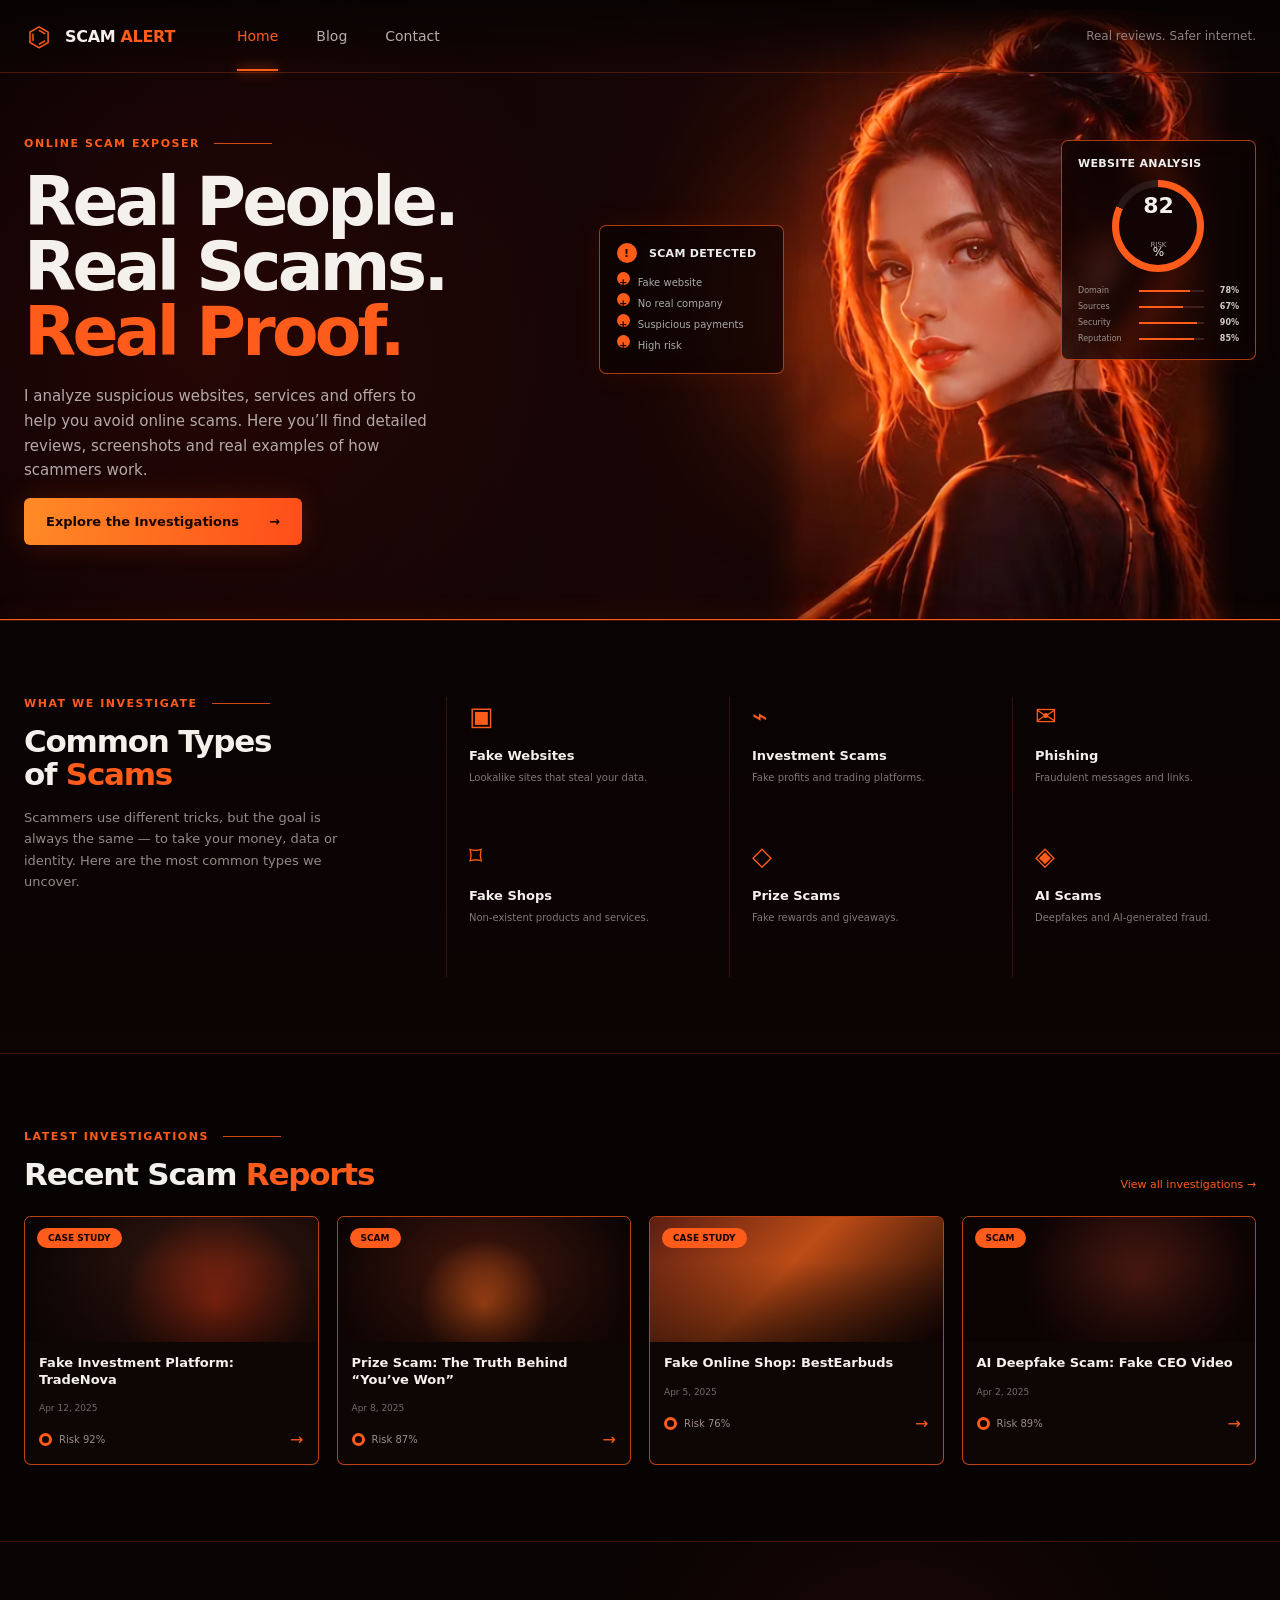
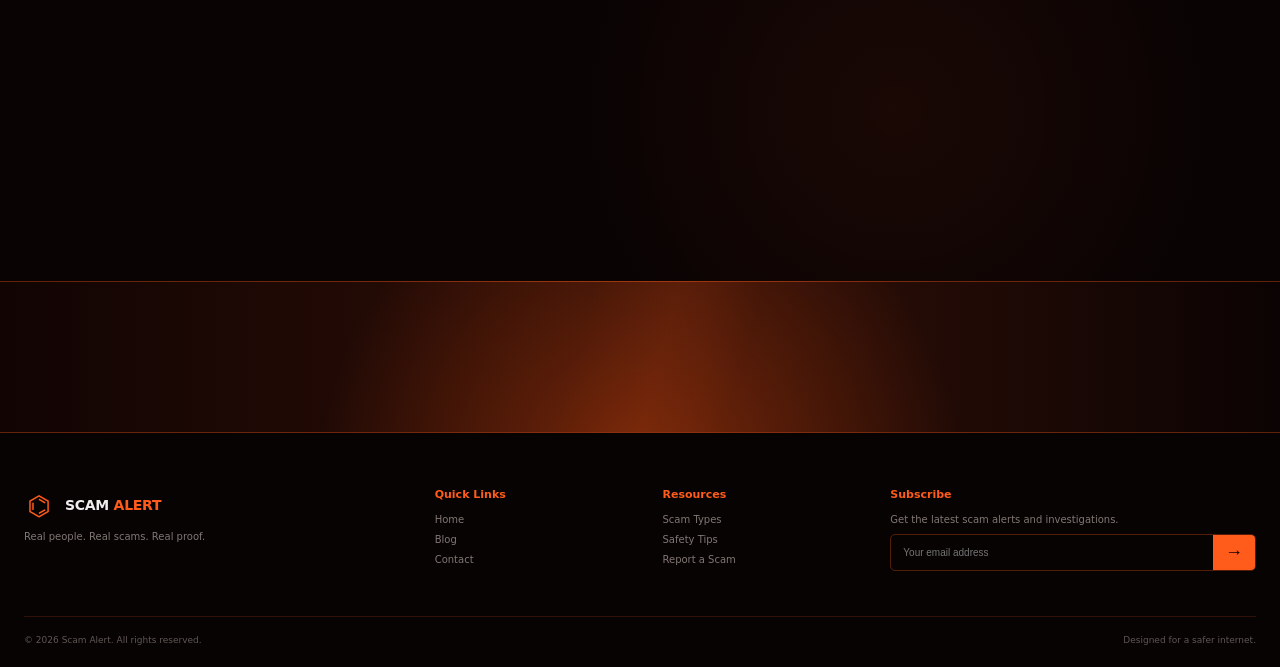
<file: index.html>
<!doctype html>
<html lang="en">
<head>
  <meta charset="utf-8">
  <meta name="viewport" content="width=device-width, initial-scale=1">
  <title>Scam Alert — Real People. Real Scams. Real Proof.</title>
  <meta name="description" content="Scam Alert investigates suspicious websites, online services and offers with screenshots, evidence and transparent risk assessments.">
  <link rel="canonical" href="https://YOUR-USERNAME.github.io/YOUR-REPOSITORY/">
  <meta property="og:type" content="website">
  <meta property="og:title" content="Scam Alert — Real People. Real Scams. Real Proof.">
  <meta property="og:description" content="Investigations into suspicious websites, services and online scams.">
  <meta property="og:url" content="https://YOUR-USERNAME.github.io/YOUR-REPOSITORY/">
  <meta property="og:image" content="https://YOUR-USERNAME.github.io/YOUR-REPOSITORY/assets/hero-girl.png">
  <meta name="twitter:card" content="summary_large_image">
  <link rel="stylesheet" href="style.css">
</head>
<body>
  <div class="page-loader" aria-hidden="true">
    <div class="loader-mark"><span></span></div>
    <div class="loader-label">SCAM ALERT <b>///</b></div>
  </div>

  <header class="site-header">
    <div class="container nav-wrap">
      <a class="brand" href="index.html" aria-label="Scam Alert home">
        <span class="brand-shield">⌬</span>
        <span>SCAM <em>ALERT</em></span>
      </a>
      <nav class="nav" aria-label="Main navigation">
        <a class="active" href="index.html">Home</a>
        <a href="blog.html">Blog</a>
        <a href="contact.html">Contact</a>
      </nav>
      <p class="header-note">Real reviews. Safer internet.</p>
    </div>
  </header>

  <main>
    <section class="hero">
      <div class="hero-grid container">
        <div class="hero-copy reveal">
          <div class="eyebrow">ONLINE SCAM EXPOSER <i></i></div>
          <h1>Real People.<br>Real Scams.<br><span>Real Proof.</span></h1>
          <p class="hero-lead">I analyze suspicious websites, services and offers to help you avoid online scams. Here you’ll find detailed reviews, screenshots and real examples of how scammers work.</p>
          <a class="button button-primary" href="blog.html">Explore the Investigations <span>→</span></a>
        </div>

        <div class="hero-visual">
          <div class="hero-glow"></div>
          <div class="hud-card detected reveal reveal-delay-2">
            <div class="hud-title"><span class="warning">!</span> SCAM DETECTED</div>
            <ul>
              <li>Fake website</li>
              <li>No real company</li>
              <li>Suspicious payments</li>
              <li>High risk</li>
            </ul>
          </div>

          <!--
            HERO CHARACTER REFERENCE
            Replace assets/hero-girl.png with your preferred portrait.
            The rest of the hero will automatically adapt to the image.
          -->
          <img class="hero-character" src="assets/hero-girl.png" alt="AI investigation assistant" loading="eager">

          <!--
            MAIN TRUST SCORE — EDIT THIS VALUE MANUALLY.
            Change data-score="82" to any number from 0 to 100.
          -->
          <div class="hud-card analysis reveal reveal-delay-3">
            <div class="analysis-title">WEBSITE ANALYSIS</div>
            <div class="score-ring" data-score="82">
              <strong class="score-value">82</strong><small>%</small>
              <span>RISK</span>
            </div>
            <div class="mini-bars">
              <div><span>Domain</span><i style="--value:78%"></i><b>78%</b></div>
              <div><span>Sources</span><i style="--value:67%"></i><b>67%</b></div>
              <div><span>Security</span><i style="--value:90%"></i><b>90%</b></div>
              <div><span>Reputation</span><i style="--value:85%"></i><b>85%</b></div>
            </div>
          </div>
        </div>
      </div>
    </section>

    <section class="investigate section-line">
      <div class="container investigate-grid">
        <div class="section-intro reveal">
          <div class="eyebrow">WHAT WE INVESTIGATE <i></i></div>
          <h2>Common Types<br>of <span>Scams</span></h2>
          <p>Scammers use different tricks, but the goal is always the same — to take your money, data or identity. Here are the most common types we uncover.</p>
        </div>
        <div class="scam-types">
          <article class="type-card reveal"><div class="type-icon">▣</div><h3>Fake Websites</h3><p>Lookalike sites that steal your data.</p></article>
          <article class="type-card reveal"><div class="type-icon">⌁</div><h3>Investment Scams</h3><p>Fake profits and trading platforms.</p></article>
          <article class="type-card reveal"><div class="type-icon">✉</div><h3>Phishing</h3><p>Fraudulent messages and links.</p></article>
          <article class="type-card reveal"><div class="type-icon">⌑</div><h3>Fake Shops</h3><p>Non-existent products and services.</p></article>
          <article class="type-card reveal"><div class="type-icon">◇</div><h3>Prize Scams</h3><p>Fake rewards and giveaways.</p></article>
          <article class="type-card reveal"><div class="type-icon">◈</div><h3>AI Scams</h3><p>Deepfakes and AI-generated fraud.</p></article>
        </div>
      </div>
    </section>

    <section class="reports section-line">
      <div class="container">
        <div class="section-heading reveal">
          <div>
            <div class="eyebrow">LATEST INVESTIGATIONS <i></i></div>
            <h2>Recent Scam <span>Reports</span></h2>
          </div>
          <a href="blog.html" class="text-link">View all investigations →</a>
        </div>

        <div class="report-grid">
          <!-- Edit each article directly here: title, date, category and risk. -->
          <a class="report-card reveal" href="blog/simple-ideas.html">
            <div class="report-image report-image-1"><span>CASE STUDY</span></div>
            <div class="report-body"><h3>Fake Investment Platform: TradeNova</h3><time datetime="2025-04-12">Apr 12, 2025</time><div class="risk-line"><i></i> Risk 92% <b>→</b></div></div>
          </a>
          <a class="report-card reveal" href="blog/constraints.html">
            <div class="report-image report-image-2"><span>SCAM</span></div>
            <div class="report-body"><h3>Prize Scam: The Truth Behind “You’ve Won”</h3><time datetime="2025-04-08">Apr 8, 2025</time><div class="risk-line"><i></i> Risk 87% <b>→</b></div></div>
          </a>
          <a class="report-card reveal" href="blog/building-in-public.html">
            <div class="report-image report-image-3"><span>CASE STUDY</span></div>
            <div class="report-body"><h3>Fake Online Shop: BestEarbuds</h3><time datetime="2025-04-05">Apr 5, 2025</time><div class="risk-line"><i></i> Risk 76% <b>→</b></div></div>
          </a>
          <a class="report-card reveal" href="blog/documenting-process.html">
            <div class="report-image report-image-4"><span>SCAM</span></div>
            <div class="report-body"><h3>AI Deepfake Scam: Fake CEO Video</h3><time datetime="2025-04-02">Apr 2, 2025</time><div class="risk-line"><i></i> Risk 89% <b>→</b></div></div>
          </a>
        </div>
      </div>
    </section>

    <section class="process section-line">
      <div class="container process-grid">
        <div class="section-intro reveal">
          <div class="eyebrow">HOW WE CHECK <i></i></div>
          <h2>Our Investigation <span>Process</span></h2>
          <p>Every report follows a structured process to verify suspicious websites and offers using documented evidence.</p>
        </div>
        <div class="steps">
          <div class="step reveal"><span>01</span><strong>Website</strong><p>Initial analysis and risk check.</p></div>
          <div class="step reveal"><span>02</span><strong>Evidence</strong><p>Collecting data and sources.</p></div>
          <div class="step reveal"><span>03</span><strong>Screenshots</strong><p>Visual proof and comparisons.</p></div>
          <div class="step reveal"><span>04</span><strong>Analysis</strong><p>Technical and manual review.</p></div>
          <div class="step reveal"><span>05</span><strong>Trust Score</strong><p>Final rating and report.</p></div>
        </div>
      </div>
    </section>

    <section class="report-cta">
      <div class="container cta-inner reveal">
        <div class="cta-symbol">!</div>
        <div><div class="eyebrow">SEE SOMETHING SUSPICIOUS?</div><h2>Send It for Investigation.</h2><p>Help make the internet safer. Share suspicious websites, services or offers with us.</p></div>
        <a class="button button-primary" href="contact.html">Report a Scam <span>→</span></a>
        <div class="cta-proof">◈ <span>Together we can<br>stop online fraud.</span></div>
      </div>
    </section>
  </main>

  <footer class="site-footer">
    <div class="container footer-grid">
      <div><a class="brand" href="index.html"><span class="brand-shield">⌬</span><span>SCAM <em>ALERT</em></span></a><p>Real people. Real scams. Real proof.</p></div>
      <div><strong>Quick Links</strong><a href="index.html">Home</a><a href="blog.html">Blog</a><a href="contact.html">Contact</a></div>
      <div><strong>Resources</strong><a href="blog.html">Scam Types</a><a href="blog.html">Safety Tips</a><a href="contact.html">Report a Scam</a></div>
      <div><strong>Subscribe</strong><p>Get the latest scam alerts and investigations.</p><form class="subscribe"><input type="email" placeholder="Your email address" aria-label="Email"><button aria-label="Subscribe">→</button></form></div>
    </div>
    <div class="container footer-bottom"><span>© 2026 Scam Alert. All rights reserved.</span><span>Designed for a safer internet.</span></div>
  </footer>
  <script src="script.js"></script>
</body>
</html>
</file>
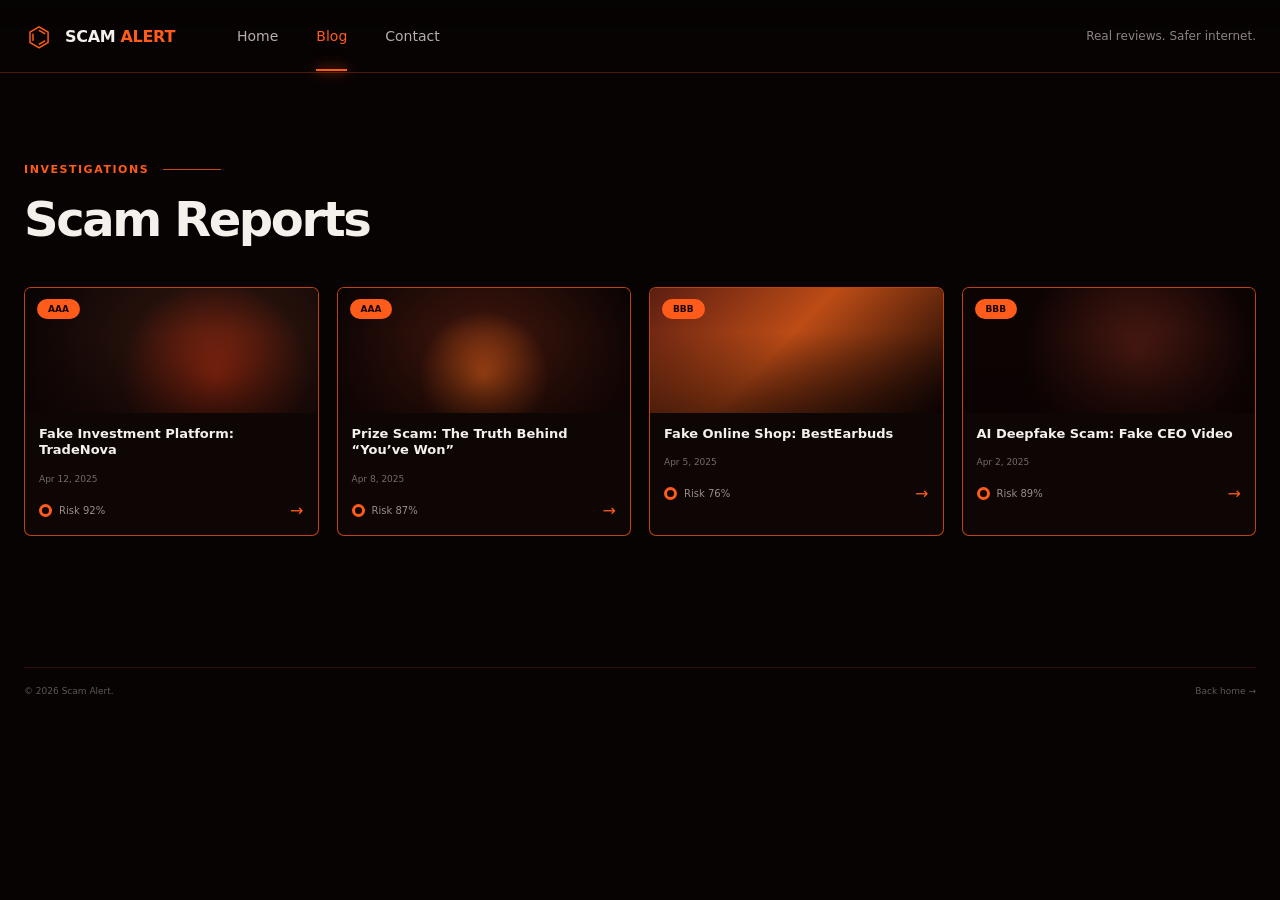
<file: blog.html>
<!doctype html><html lang="en"><head><meta charset="utf-8"><meta name="viewport" content="width=device-width,initial-scale=1"><title>Investigations — Scam Alert</title><meta name="description" content="Scam Alert investigations and scam reports."><link rel="stylesheet" href="style.css"></head><body><header class="site-header" style="position:relative"><div class="container nav-wrap"><a class="brand" href="index.html"><span class="brand-shield">⌬</span><span>SCAM <em>ALERT</em></span></a><nav class="nav"><a href="index.html">Home</a><a class="active" href="blog.html">Blog</a><a href="contact.html">Contact</a></nav><p class="header-note">Real reviews. Safer internet.</p></div></header><main><section class="reports" style="padding-top:90px"><div class="container"><div class="section-heading"><div><div class="eyebrow">INVESTIGATIONS <i></i></div><h1 style="font-size:48px;letter-spacing:-.05em;margin:15px 0">Scam <span>Reports</span></h1></div></div><div class="report-grid"><a class="report-card" href="blog/simple-ideas.html"><div class="report-image report-image-1"><span>AAA</span></div><div class="report-body"><h3>Fake Investment Platform: TradeNova</h3><time>Apr 12, 2025</time><div class="risk-line"><i></i> Risk 92% <b>→</b></div></div></a><a class="report-card" href="blog/constraints.html"><div class="report-image report-image-2"><span>AAA</span></div><div class="report-body"><h3>Prize Scam: The Truth Behind “You’ve Won”</h3><time>Apr 8, 2025</time><div class="risk-line"><i></i> Risk 87% <b>→</b></div></div></a><a class="report-card" href="blog/building-in-public.html"><div class="report-image report-image-3"><span>BBB</span></div><div class="report-body"><h3>Fake Online Shop: BestEarbuds</h3><time>Apr 5, 2025</time><div class="risk-line"><i></i> Risk 76% <b>→</b></div></div></a><a class="report-card" href="blog/documenting-process.html"><div class="report-image report-image-4"><span>BBB</span></div><div class="report-body"><h3>AI Deepfake Scam: Fake CEO Video</h3><time>Apr 2, 2025</time><div class="risk-line"><i></i> Risk 89% <b>→</b></div></div></a></div></div></section></main><footer class="site-footer"><div class="container footer-bottom"><span>© 2026 Scam Alert.</span><a href="index.html">Back home →</a></div></footer></body></html>
</file>
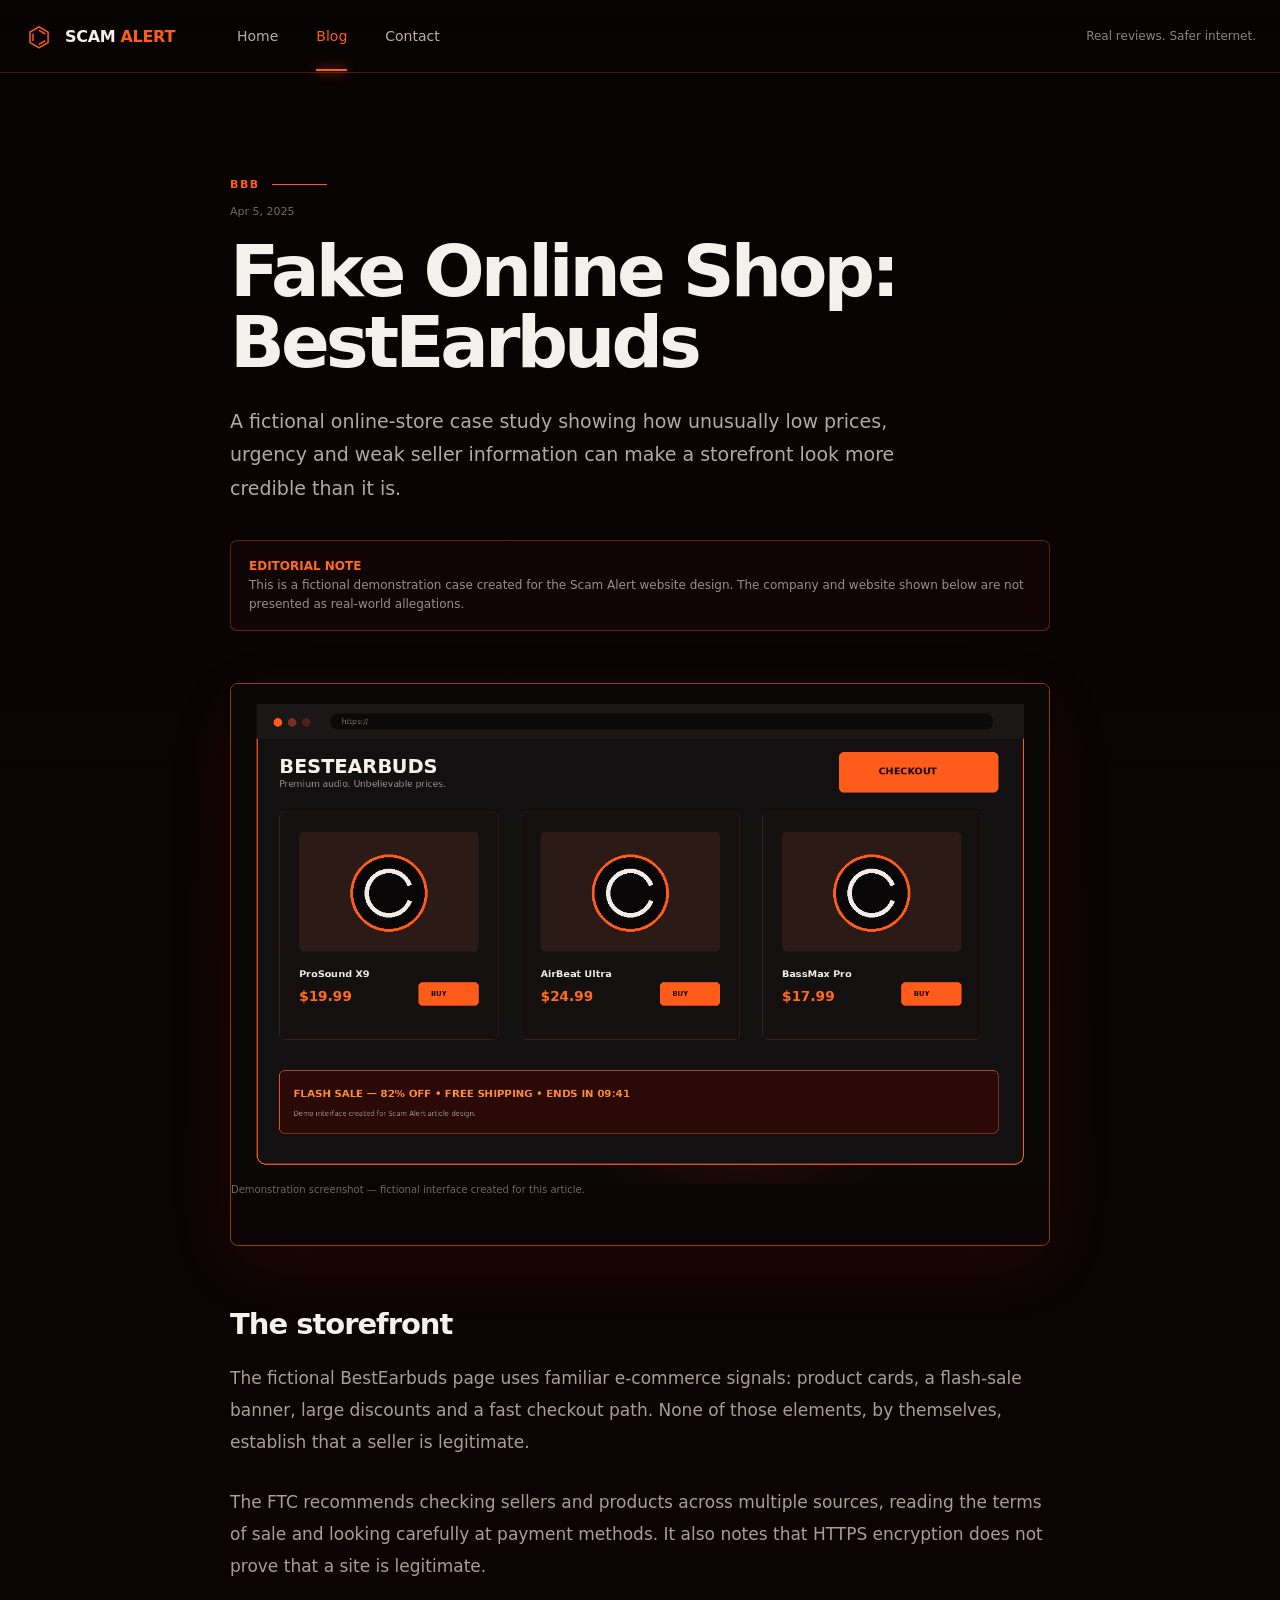
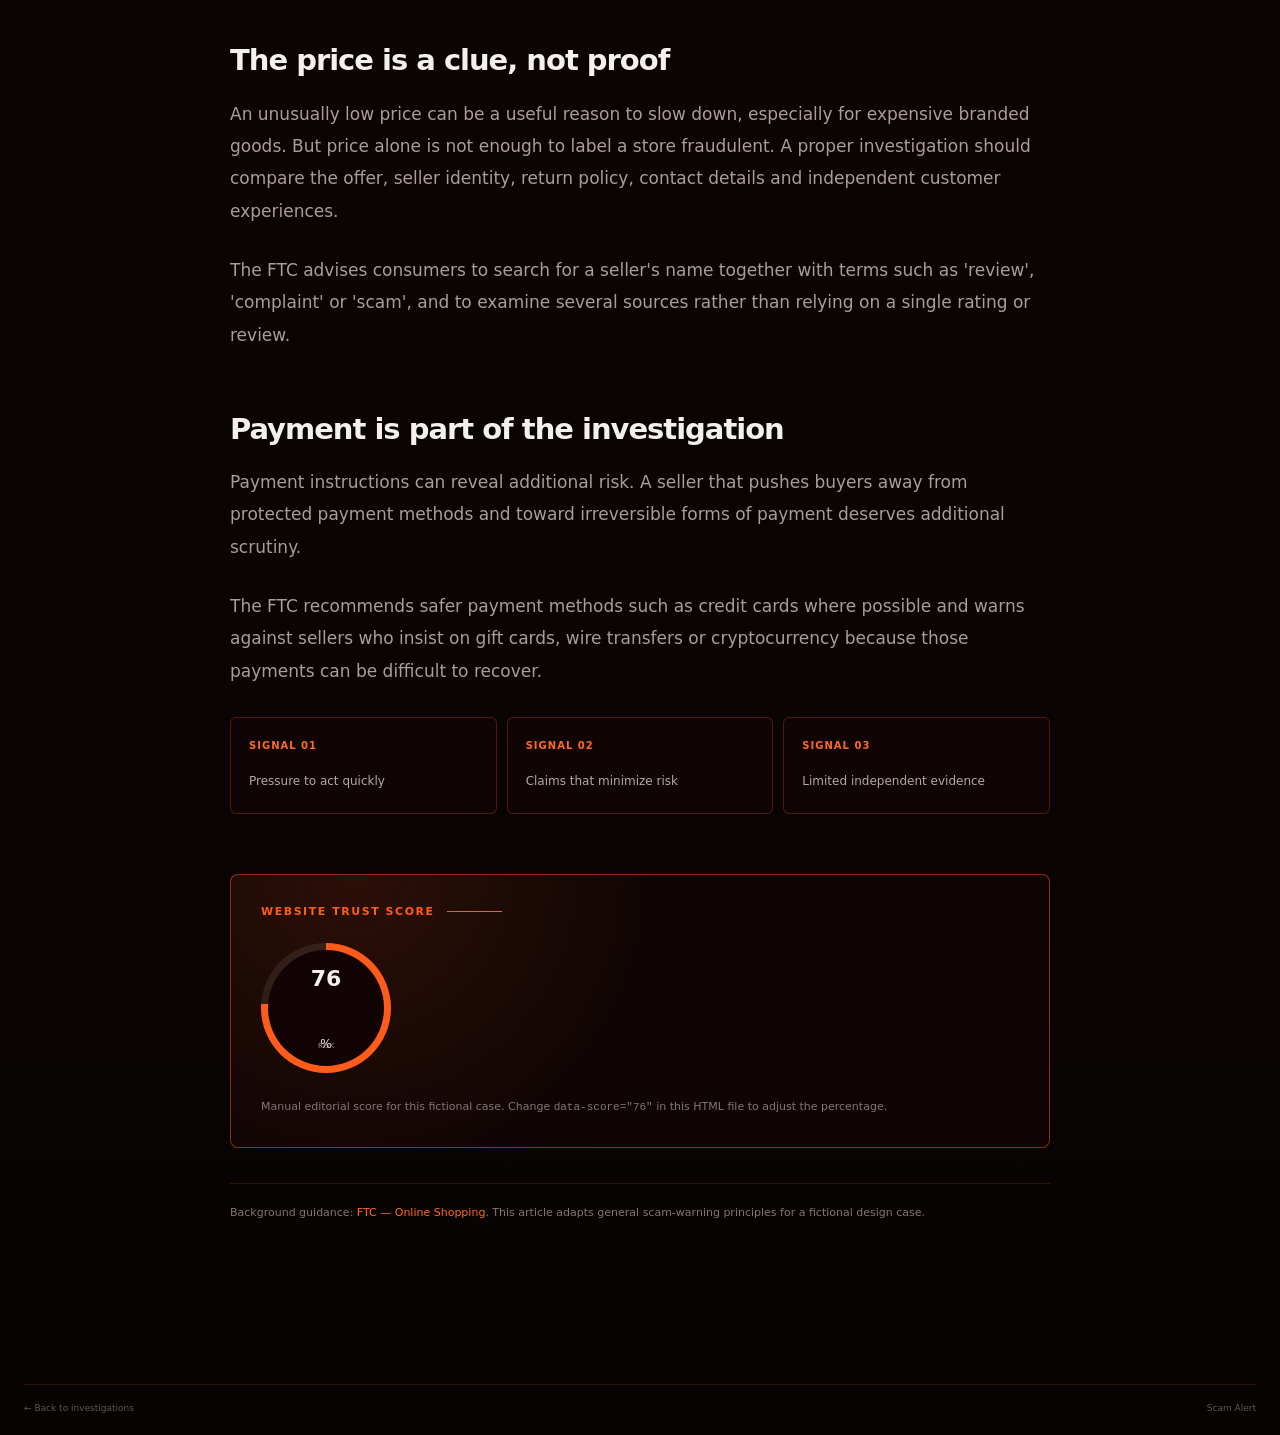
<file: building-in-public.html>
<!doctype html>
<html lang="en"><head>
<meta charset="utf-8"><meta name="viewport" content="width=device-width,initial-scale=1">
<title>Fake Online Shop: BestEarbuds | Scam Alert</title>
<meta name="description" content="A fictional online-store case study showing how unusually low prices, urgency and weak seller information can make a storefront look more credible than it is.">
<meta name="robots" content="index,follow">
<link rel="canonical" href="https://YOUR-USERNAME.github.io/YOUR-REPOSITORY/blog/building-in-public.html">
<meta property="og:type" content="article"><meta property="og:title" content="Fake Online Shop: BestEarbuds"><meta property="og:description" content="A fictional online-store case study showing how unusually low prices, urgency and weak seller information can make a storefront look more credible than it is.">
<meta property="og:image" content="https://YOUR-USERNAME.github.io/YOUR-REPOSITORY/assets/bestearbuds-demo.png">
<link rel="stylesheet" href="../style.css"></head>
<body class="article-page">
<header class="site-header" style="position:relative"><div class="container nav-wrap">
<a class="brand" href="../index.html"><span class="brand-shield">⌬</span><span>SCAM <em>ALERT</em></span></a>
<nav class="nav"><a href="../index.html">Home</a><a class="active" href="../blog.html">Blog</a><a href="../contact.html">Contact</a></nav>
<p class="header-note">Real reviews. Safer internet.</p></div></header>
<main><article class="article-shell">
<div class="article-kicker">BBB <i></i></div><div class="article-date">Apr 5, 2025</div>
<h1>Fake Online Shop: BestEarbuds</h1><p class="article-deck">A fictional online-store case study showing how unusually low prices, urgency and weak seller information can make a storefront look more credible than it is.</p>
<div class="case-note"><strong style="color:#ff6a20">EDITORIAL NOTE</strong><br>This is a fictional demonstration case created for the Scam Alert website design. The company and website shown below are not presented as real-world allegations.</div>
<figure class="article-image"><img src="../assets/bestearbuds-demo.png" alt="Demonstration screenshot of the fictional website discussed in this article"><figcaption class="caption">Demonstration screenshot — fictional interface created for this article.</figcaption></figure>
<div class="article-body">
<h2>The storefront</h2><p>The fictional BestEarbuds page uses familiar e-commerce signals: product cards, a flash-sale banner, large discounts and a fast checkout path. None of those elements, by themselves, establish that a seller is legitimate.</p><p>The FTC recommends checking sellers and products across multiple sources, reading the terms of sale and looking carefully at payment methods. It also notes that HTTPS encryption does not prove that a site is legitimate.</p><h2>The price is a clue, not proof</h2><p>An unusually low price can be a useful reason to slow down, especially for expensive branded goods. But price alone is not enough to label a store fraudulent. A proper investigation should compare the offer, seller identity, return policy, contact details and independent customer experiences.</p><p>The FTC advises consumers to search for a seller's name together with terms such as 'review', 'complaint' or 'scam', and to examine several sources rather than relying on a single rating or review.</p><h2>Payment is part of the investigation</h2><p>Payment instructions can reveal additional risk. A seller that pushes buyers away from protected payment methods and toward irreversible forms of payment deserves additional scrutiny.</p><p>The FTC recommends safer payment methods such as credit cards where possible and warns against sellers who insist on gift cards, wire transfers or cryptocurrency because those payments can be difficult to recover.</p>
<div class="evidence-grid">
<div class="evidence"><strong>SIGNAL 01</strong><span>Pressure to act quickly</span></div>
<div class="evidence"><strong>SIGNAL 02</strong><span>Claims that minimize risk</span></div>
<div class="evidence"><strong>SIGNAL 03</strong><span>Limited independent evidence</span></div>
</div>
</div>
<section class="score-box">
<div class="article-kicker">WEBSITE TRUST SCORE <i></i></div>
<!-- EDIT THIS VALUE MANUALLY: data-score="82" -->
<div class="score-ring" data-score="76"><strong class="score-value">76</strong><small>%</small><span>RISK</span></div>
<p style="font-size:11px;color:#817774;line-height:1.7;margin:0">Manual editorial score for this fictional case. Change <code>data-score="76"</code> in this HTML file to adjust the percentage.</p>
</section>
<div class="source-box">Background guidance: <a href="https://consumer.ftc.gov/articles/online-shopping" target="_blank" rel="noopener">FTC — Online Shopping</a>. This article adapts general scam-warning principles for a fictional design case.</div>
</article></main>
<footer class="site-footer"><div class="container footer-bottom"><a href="../blog.html">← Back to investigations</a><span>Scam Alert</span></div></footer>
<script src="../script.js"></script></body></html>
</file>
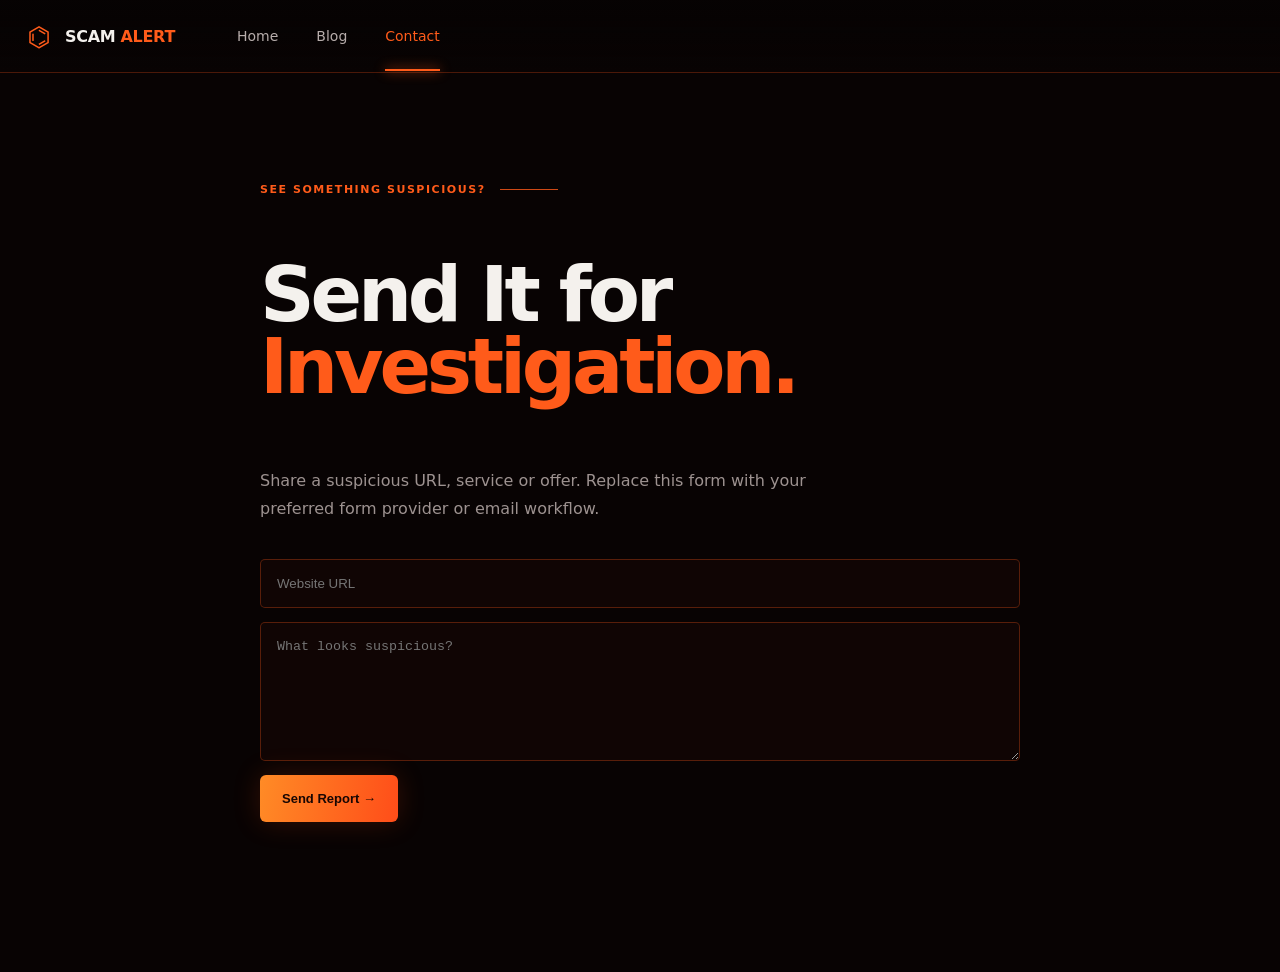
<file: contact.html>
<!doctype html><html lang="en"><head><meta charset="utf-8"><meta name="viewport" content="width=device-width,initial-scale=1"><title>Report a Scam — Scam Alert</title><meta name="description" content="Send a suspicious website, service or offer to Scam Alert for investigation."><link rel="stylesheet" href="style.css"></head><body><header class="site-header" style="position:relative"><div class="container nav-wrap"><a class="brand" href="index.html"><span class="brand-shield">⌬</span><span>SCAM <em>ALERT</em></span></a><nav class="nav"><a href="index.html">Home</a><a href="blog.html">Blog</a><a class="active" href="contact.html">Contact</a></nav></div></header><main><section class="reports" style="padding:110px 0 150px"><div class="container" style="max-width:760px"><div class="eyebrow">SEE SOMETHING SUSPICIOUS? <i></i></div><h1 style="font-size:clamp(42px,7vw,76px);line-height:.95;letter-spacing:-.055em">Send It for <span style="color:var(--orange)">Investigation.</span></h1><p style="color:#9d9290;line-height:1.8;max-width:560px">Share a suspicious URL, service or offer. Replace this form with your preferred form provider or email workflow.</p><form style="display:grid;gap:14px;margin-top:35px"><input placeholder="Website URL" style="padding:16px;background:#100504;border:1px solid rgba(255,91,26,.3);color:#fff;border-radius:5px"><textarea placeholder="What looks suspicious?" rows="7" style="padding:16px;background:#100504;border:1px solid rgba(255,91,26,.3);color:#fff;border-radius:5px;resize:vertical"></textarea><button class="button button-primary" type="button" style="border:0;justify-self:start">Send Report →</button></form></div></section></main></body></html>
</file>
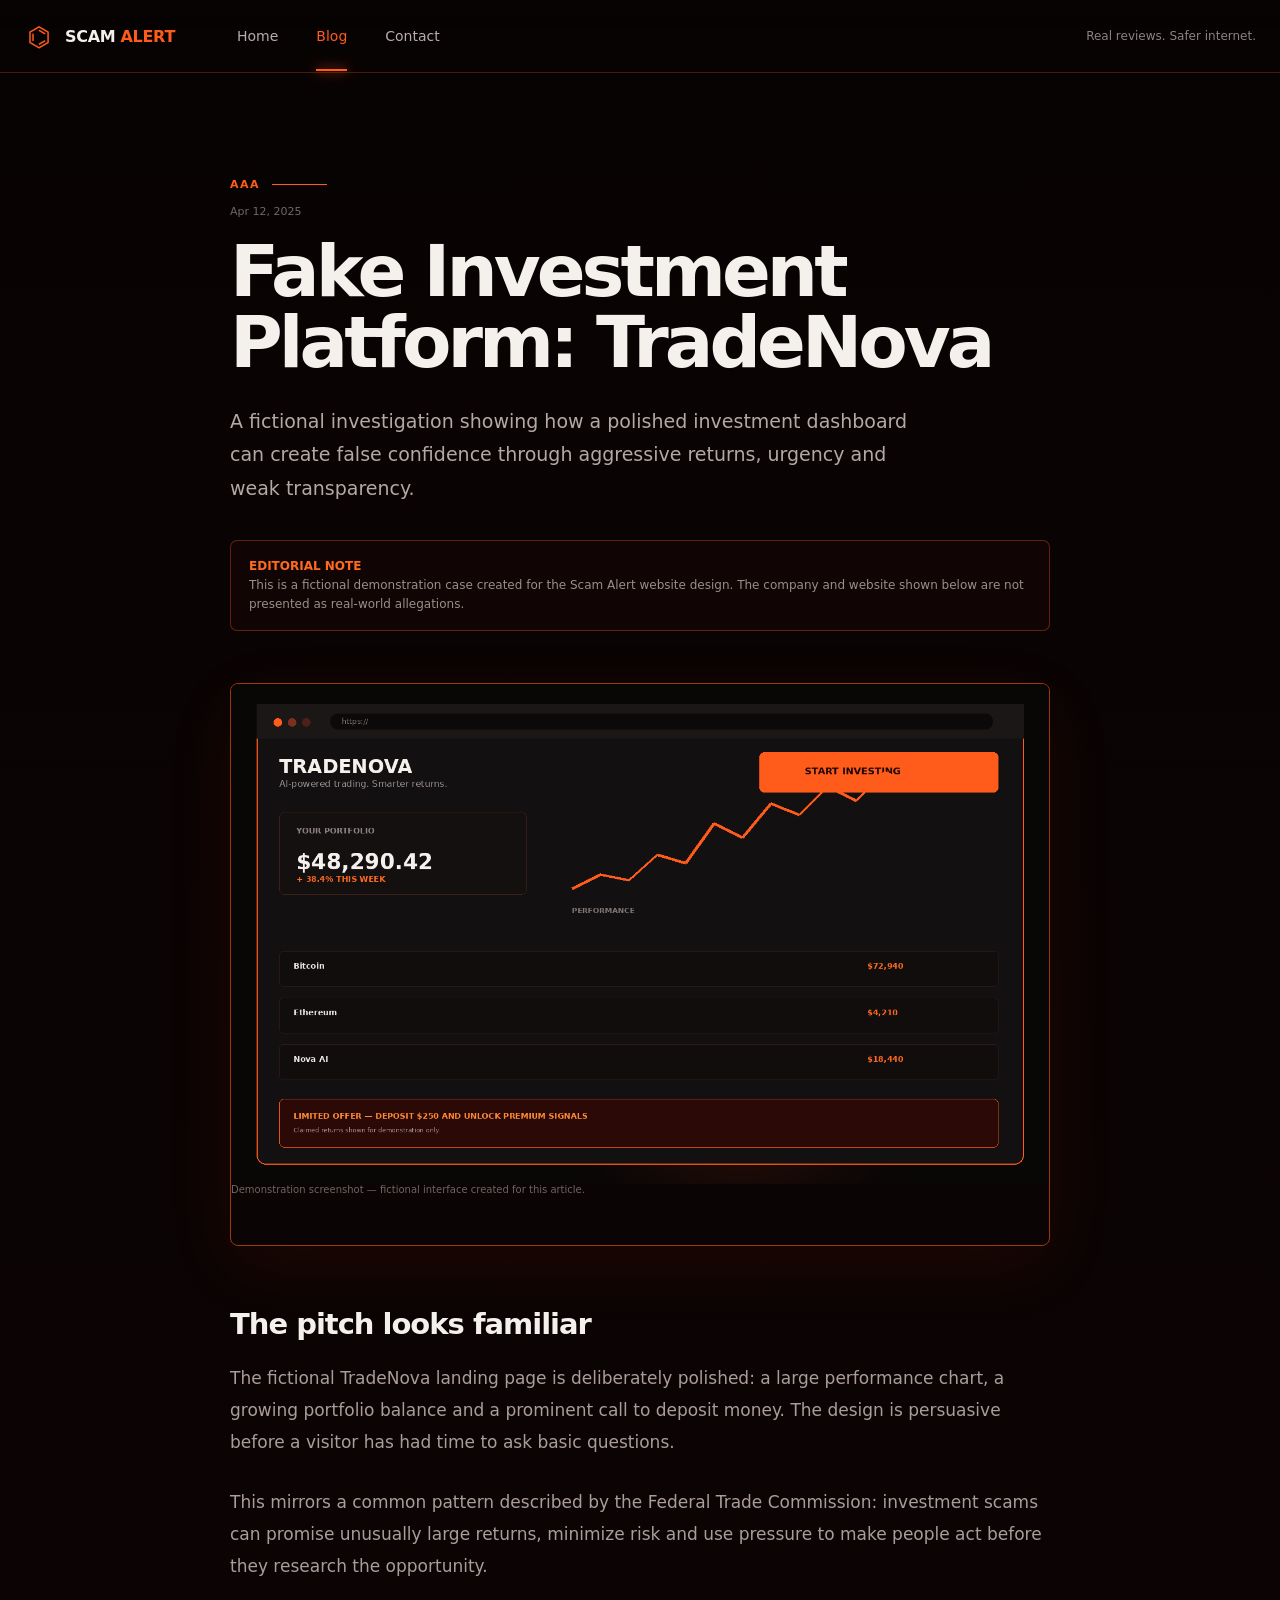
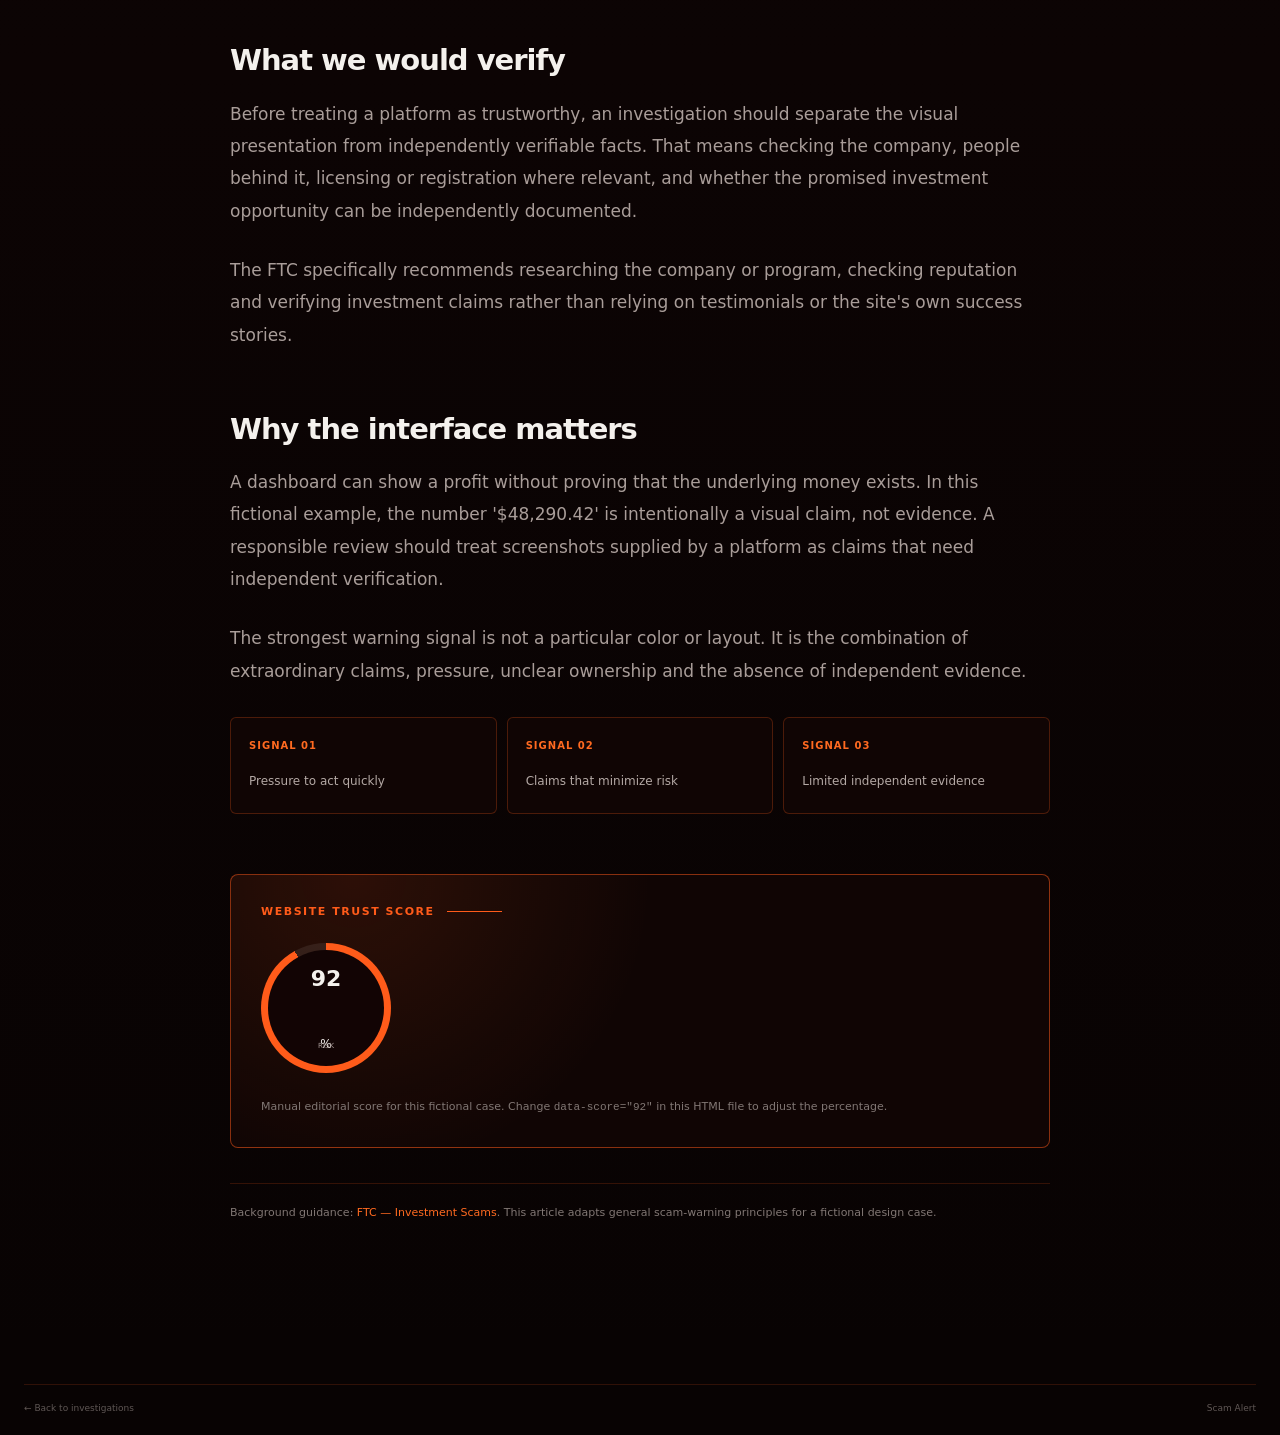
<file: simple-ideas.html>
<!doctype html>
<html lang="en"><head>
<meta charset="utf-8"><meta name="viewport" content="width=device-width,initial-scale=1">
<title>Fake Investment Platform: TradeNova | Scam Alert</title>
<meta name="description" content="A fictional investigation showing how a polished investment dashboard can create false confidence through aggressive returns, urgency and weak transparency.">
<meta name="robots" content="index,follow">
<link rel="canonical" href="https://YOUR-USERNAME.github.io/YOUR-REPOSITORY/blog/simple-ideas.html">
<meta property="og:type" content="article"><meta property="og:title" content="Fake Investment Platform: TradeNova"><meta property="og:description" content="A fictional investigation showing how a polished investment dashboard can create false confidence through aggressive returns, urgency and weak transparency.">
<meta property="og:image" content="https://YOUR-USERNAME.github.io/YOUR-REPOSITORY/assets/tradenova-demo.png">
<link rel="stylesheet" href="../style.css"></head>
<body class="article-page">
<header class="site-header" style="position:relative"><div class="container nav-wrap">
<a class="brand" href="../index.html"><span class="brand-shield">⌬</span><span>SCAM <em>ALERT</em></span></a>
<nav class="nav"><a href="../index.html">Home</a><a class="active" href="../blog.html">Blog</a><a href="../contact.html">Contact</a></nav>
<p class="header-note">Real reviews. Safer internet.</p></div></header>
<main><article class="article-shell">
<div class="article-kicker">AAA <i></i></div><div class="article-date">Apr 12, 2025</div>
<h1>Fake Investment Platform: TradeNova</h1><p class="article-deck">A fictional investigation showing how a polished investment dashboard can create false confidence through aggressive returns, urgency and weak transparency.</p>
<div class="case-note"><strong style="color:#ff6a20">EDITORIAL NOTE</strong><br>This is a fictional demonstration case created for the Scam Alert website design. The company and website shown below are not presented as real-world allegations.</div>
<figure class="article-image"><img src="../assets/tradenova-demo.png" alt="Demonstration screenshot of the fictional website discussed in this article"><figcaption class="caption">Demonstration screenshot — fictional interface created for this article.</figcaption></figure>
<div class="article-body">
<h2>The pitch looks familiar</h2><p>The fictional TradeNova landing page is deliberately polished: a large performance chart, a growing portfolio balance and a prominent call to deposit money. The design is persuasive before a visitor has had time to ask basic questions.</p><p>This mirrors a common pattern described by the Federal Trade Commission: investment scams can promise unusually large returns, minimize risk and use pressure to make people act before they research the opportunity.</p><h2>What we would verify</h2><p>Before treating a platform as trustworthy, an investigation should separate the visual presentation from independently verifiable facts. That means checking the company, people behind it, licensing or registration where relevant, and whether the promised investment opportunity can be independently documented.</p><p>The FTC specifically recommends researching the company or program, checking reputation and verifying investment claims rather than relying on testimonials or the site's own success stories.</p><h2>Why the interface matters</h2><p>A dashboard can show a profit without proving that the underlying money exists. In this fictional example, the number '$48,290.42' is intentionally a visual claim, not evidence. A responsible review should treat screenshots supplied by a platform as claims that need independent verification.</p><p>The strongest warning signal is not a particular color or layout. It is the combination of extraordinary claims, pressure, unclear ownership and the absence of independent evidence.</p>
<div class="evidence-grid">
<div class="evidence"><strong>SIGNAL 01</strong><span>Pressure to act quickly</span></div>
<div class="evidence"><strong>SIGNAL 02</strong><span>Claims that minimize risk</span></div>
<div class="evidence"><strong>SIGNAL 03</strong><span>Limited independent evidence</span></div>
</div>
</div>
<section class="score-box">
<div class="article-kicker">WEBSITE TRUST SCORE <i></i></div>
<!-- EDIT THIS VALUE MANUALLY: data-score="82" -->
<div class="score-ring" data-score="92"><strong class="score-value">92</strong><small>%</small><span>RISK</span></div>
<p style="font-size:11px;color:#817774;line-height:1.7;margin:0">Manual editorial score for this fictional case. Change <code>data-score="92"</code> in this HTML file to adjust the percentage.</p>
</section>
<div class="source-box">Background guidance: <a href="https://consumer.ftc.gov/articles/investment-scams" target="_blank" rel="noopener">FTC — Investment Scams</a>. This article adapts general scam-warning principles for a fictional design case.</div>
</article></main>
<footer class="site-footer"><div class="container footer-bottom"><a href="../blog.html">← Back to investigations</a><span>Scam Alert</span></div></footer>
<script src="../script.js"></script></body></html>
</file>
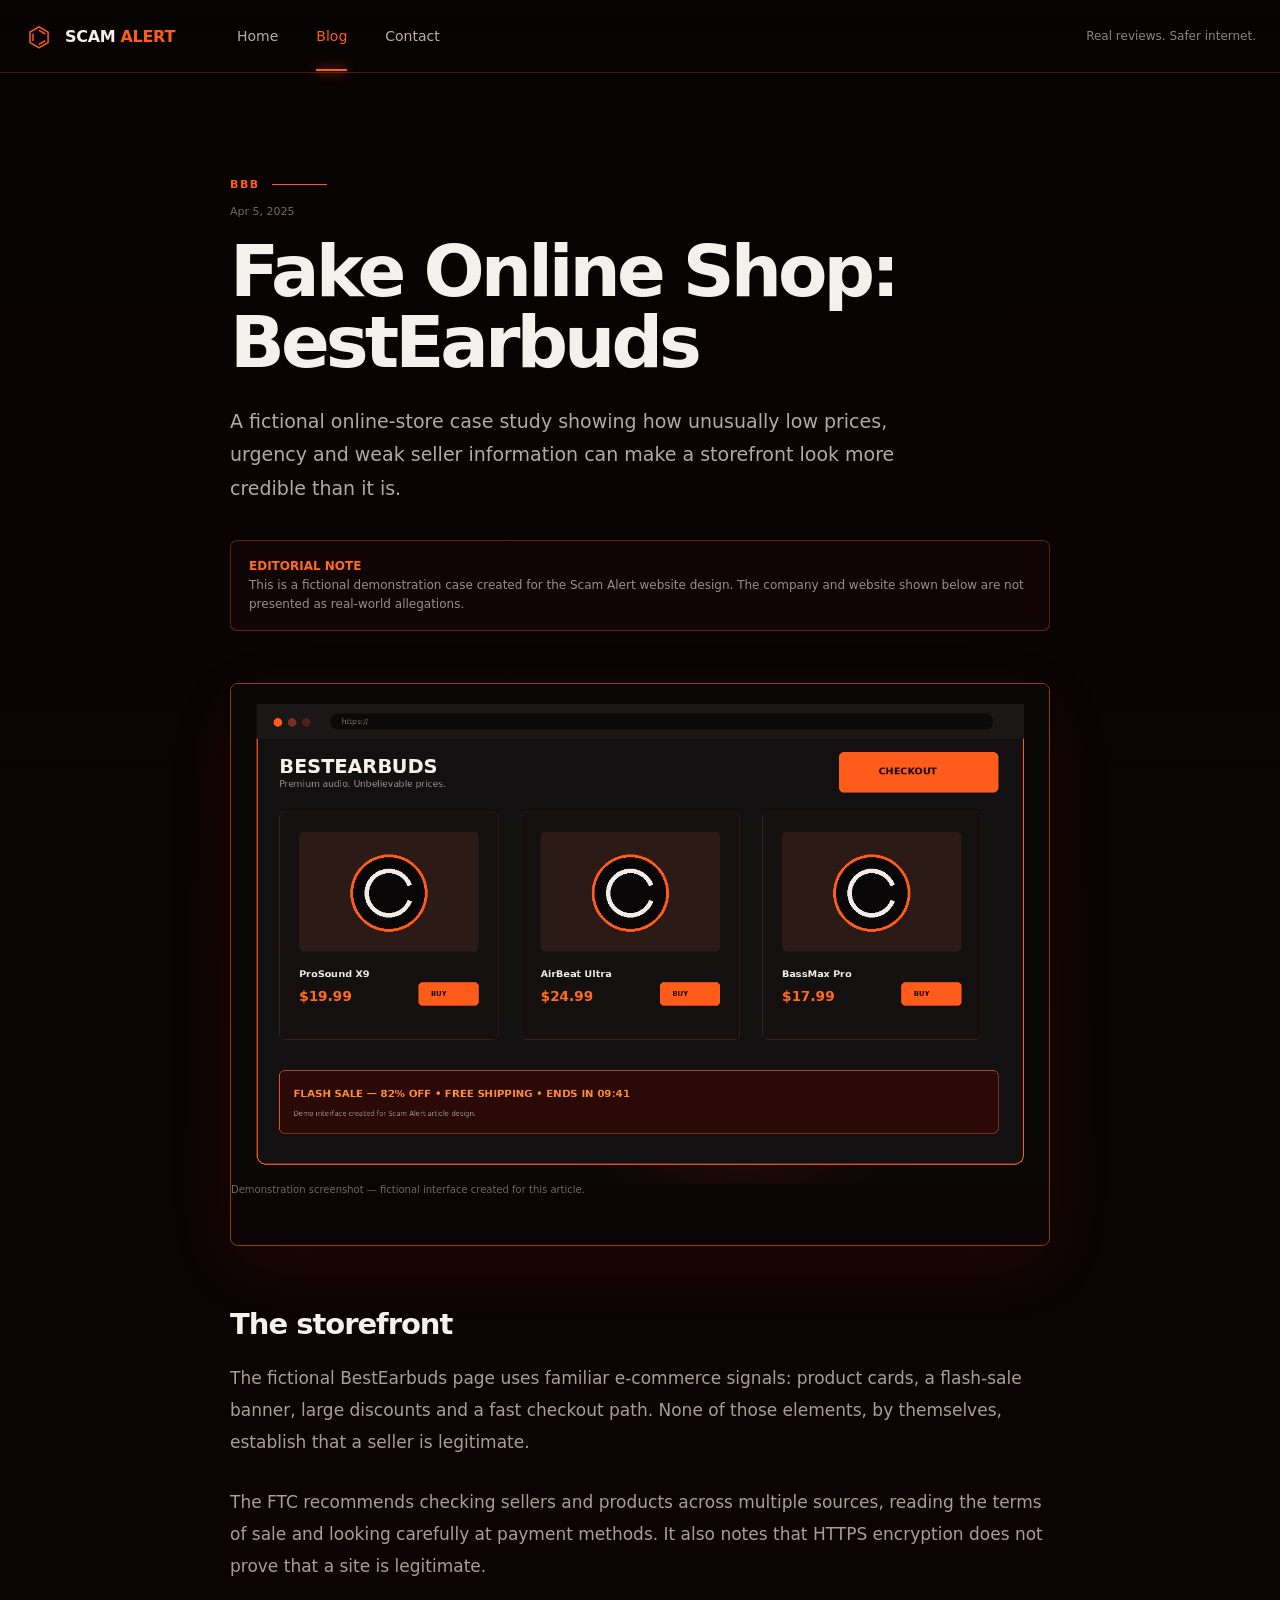
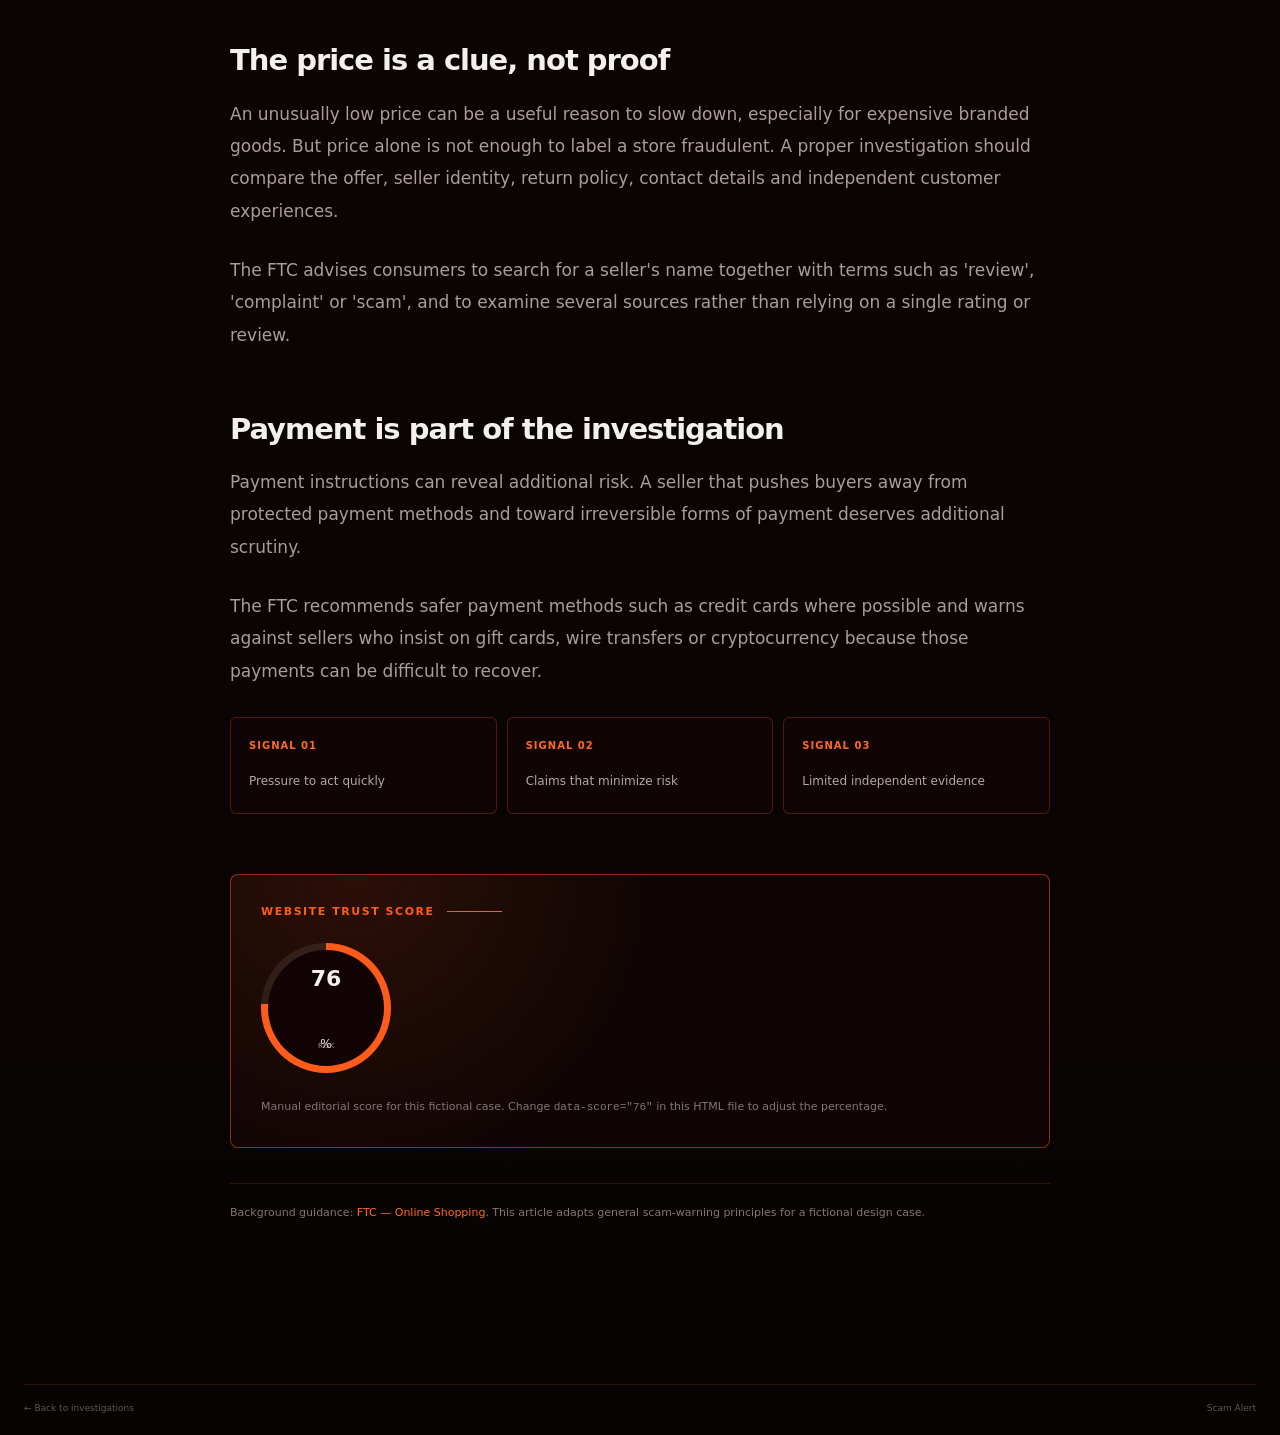
<file: blog/building-in-public.html>
<!doctype html>
<html lang="en"><head>
<meta charset="utf-8"><meta name="viewport" content="width=device-width,initial-scale=1">
<title>Fake Online Shop: BestEarbuds | Scam Alert</title>
<meta name="description" content="A fictional online-store case study showing how unusually low prices, urgency and weak seller information can make a storefront look more credible than it is.">
<meta name="robots" content="index,follow">
<link rel="canonical" href="https://YOUR-USERNAME.github.io/YOUR-REPOSITORY/blog/building-in-public.html">
<meta property="og:type" content="article"><meta property="og:title" content="Fake Online Shop: BestEarbuds"><meta property="og:description" content="A fictional online-store case study showing how unusually low prices, urgency and weak seller information can make a storefront look more credible than it is.">
<meta property="og:image" content="https://YOUR-USERNAME.github.io/YOUR-REPOSITORY/assets/bestearbuds-demo.png">
<link rel="stylesheet" href="../style.css"></head>
<body class="article-page">
<header class="site-header" style="position:relative"><div class="container nav-wrap">
<a class="brand" href="../index.html"><span class="brand-shield">⌬</span><span>SCAM <em>ALERT</em></span></a>
<nav class="nav"><a href="../index.html">Home</a><a class="active" href="../blog.html">Blog</a><a href="../contact.html">Contact</a></nav>
<p class="header-note">Real reviews. Safer internet.</p></div></header>
<main><article class="article-shell">
<div class="article-kicker">BBB <i></i></div><div class="article-date">Apr 5, 2025</div>
<h1>Fake Online Shop: BestEarbuds</h1><p class="article-deck">A fictional online-store case study showing how unusually low prices, urgency and weak seller information can make a storefront look more credible than it is.</p>
<div class="case-note"><strong style="color:#ff6a20">EDITORIAL NOTE</strong><br>This is a fictional demonstration case created for the Scam Alert website design. The company and website shown below are not presented as real-world allegations.</div>
<figure class="article-image"><img src="../assets/bestearbuds-demo.png" alt="Demonstration screenshot of the fictional website discussed in this article"><figcaption class="caption">Demonstration screenshot — fictional interface created for this article.</figcaption></figure>
<div class="article-body">
<h2>The storefront</h2><p>The fictional BestEarbuds page uses familiar e-commerce signals: product cards, a flash-sale banner, large discounts and a fast checkout path. None of those elements, by themselves, establish that a seller is legitimate.</p><p>The FTC recommends checking sellers and products across multiple sources, reading the terms of sale and looking carefully at payment methods. It also notes that HTTPS encryption does not prove that a site is legitimate.</p><h2>The price is a clue, not proof</h2><p>An unusually low price can be a useful reason to slow down, especially for expensive branded goods. But price alone is not enough to label a store fraudulent. A proper investigation should compare the offer, seller identity, return policy, contact details and independent customer experiences.</p><p>The FTC advises consumers to search for a seller's name together with terms such as 'review', 'complaint' or 'scam', and to examine several sources rather than relying on a single rating or review.</p><h2>Payment is part of the investigation</h2><p>Payment instructions can reveal additional risk. A seller that pushes buyers away from protected payment methods and toward irreversible forms of payment deserves additional scrutiny.</p><p>The FTC recommends safer payment methods such as credit cards where possible and warns against sellers who insist on gift cards, wire transfers or cryptocurrency because those payments can be difficult to recover.</p>
<div class="evidence-grid">
<div class="evidence"><strong>SIGNAL 01</strong><span>Pressure to act quickly</span></div>
<div class="evidence"><strong>SIGNAL 02</strong><span>Claims that minimize risk</span></div>
<div class="evidence"><strong>SIGNAL 03</strong><span>Limited independent evidence</span></div>
</div>
</div>
<section class="score-box">
<div class="article-kicker">WEBSITE TRUST SCORE <i></i></div>
<!-- EDIT THIS VALUE MANUALLY: data-score="82" -->
<div class="score-ring" data-score="76"><strong class="score-value">76</strong><small>%</small><span>RISK</span></div>
<p style="font-size:11px;color:#817774;line-height:1.7;margin:0">Manual editorial score for this fictional case. Change <code>data-score="76"</code> in this HTML file to adjust the percentage.</p>
</section>
<div class="source-box">Background guidance: <a href="https://consumer.ftc.gov/articles/online-shopping" target="_blank" rel="noopener">FTC — Online Shopping</a>. This article adapts general scam-warning principles for a fictional design case.</div>
</article></main>
<footer class="site-footer"><div class="container footer-bottom"><a href="../blog.html">← Back to investigations</a><span>Scam Alert</span></div></footer>
<script src="../script.js"></script></body></html>
</file>
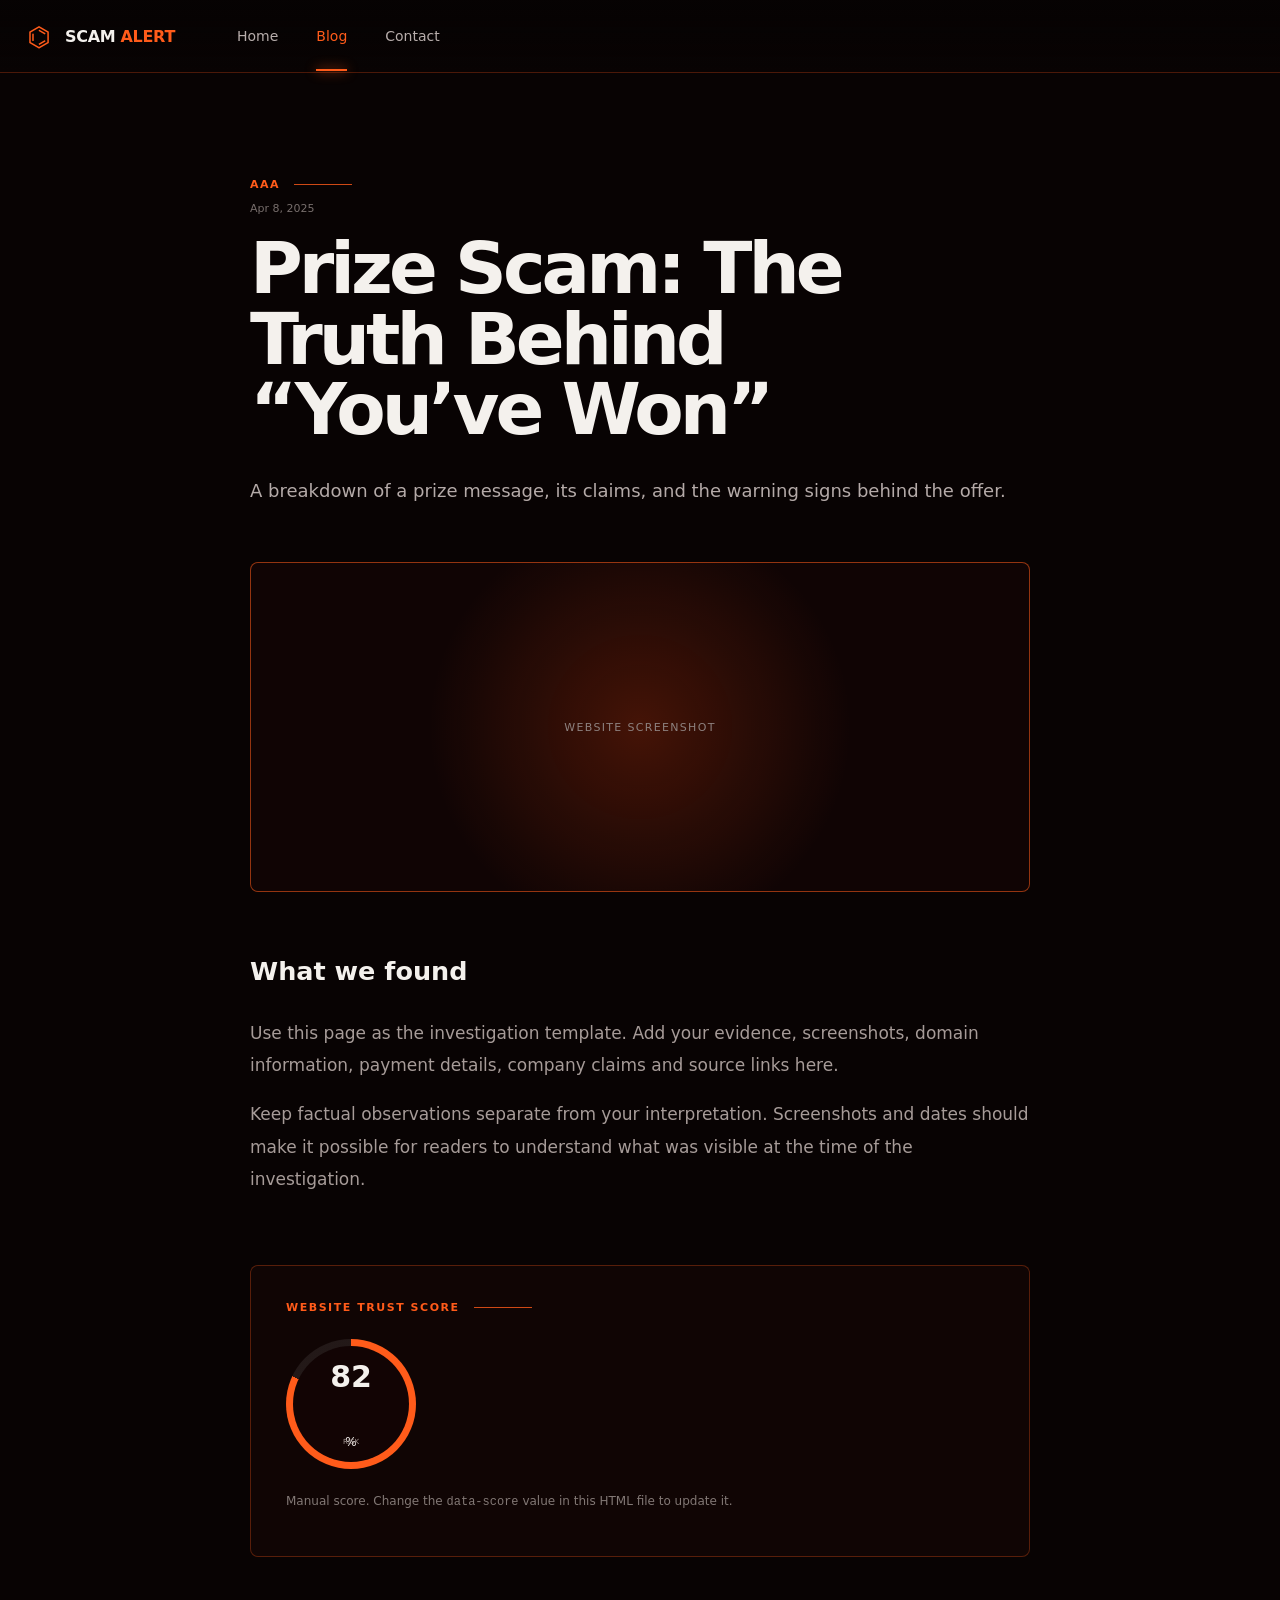
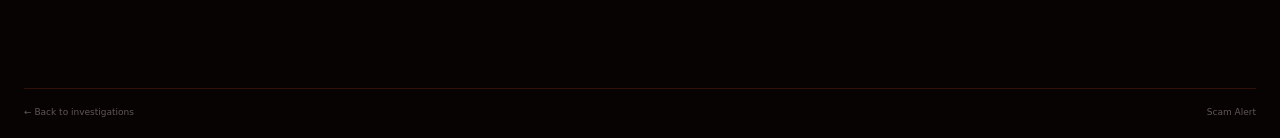
<file: blog/constraints.html>
<!doctype html><html lang="en"><head><meta charset="utf-8"><meta name="viewport" content="width=device-width,initial-scale=1"><title>Prize Scam: The Truth Behind “You’ve Won” | Scam Alert</title><meta name="description" content="A breakdown of a prize message, its claims, and the warning signs behind the offer."><meta name="robots" content="index,follow"><link rel="canonical" href="https://YOUR-USERNAME.github.io/YOUR-REPOSITORY/blog/constraints.html"><meta property="og:type" content="article"><meta property="og:title" content="Prize Scam: The Truth Behind “You’ve Won”"><meta property="og:description" content="A breakdown of a prize message, its claims, and the warning signs behind the offer."><meta property="og:url" content="https://YOUR-USERNAME.github.io/YOUR-REPOSITORY/blog/constraints.html"><link rel="stylesheet" href="../style.css"></head><body><header class="site-header" style="position:relative"><div class="container nav-wrap"><a class="brand" href="../index.html"><span class="brand-shield">⌬</span><span>SCAM <em>ALERT</em></span></a><nav class="nav"><a href="../index.html">Home</a><a class="active" href="../blog.html">Blog</a><a href="../contact.html">Contact</a></nav></div></header><main><article class="reports" style="padding-top:105px"><div class="container" style="max-width:780px"><div class="eyebrow">AAA <i></i></div><p style="color:#776e6c;font-size:11px">Apr 8, 2025</p><h1 style="font-size:clamp(42px,6vw,72px);line-height:.98;letter-spacing:-.055em;margin:18px 0 30px">Prize Scam: The Truth Behind “You’ve Won”</h1><p style="color:#b4aaa8;font-size:18px;line-height:1.8">A breakdown of a prize message, its claims, and the warning signs behind the offer.</p><div style="height:330px;margin:55px 0;border:1px solid rgba(255,91,26,.55);border-radius:8px;background:radial-gradient(circle at 50% 50%,rgba(255,75,17,.22),transparent 50%),#100404;display:grid;place-items:center;color:#8d817f;font-size:11px;letter-spacing:.12em">WEBSITE SCREENSHOT</div><div style="color:#a69b98;font-size:17px;line-height:1.9"><h2 style="color:#f4f1ed">What we found</h2><p>Use this page as the investigation template. Add your evidence, screenshots, domain information, payment details, company claims and source links here.</p><p>Keep factual observations separate from your interpretation. Screenshots and dates should make it possible for readers to understand what was visible at the time of the investigation.</p></div><section style="margin-top:70px;padding:35px;border:1px solid rgba(255,91,26,.3);border-radius:8px;background:#100504"><div class="eyebrow">WEBSITE TRUST SCORE <i></i></div><!-- EDIT THIS VALUE: data-score="82" --><div class="score-ring" data-score="82" style="margin:25px 0;width:130px;height:130px"><strong class="score-value" style="font-size:30px">82</strong><small>%</small><span>RISK</span></div><p style="color:#827875;font-size:12px">Manual score. Change the <code>data-score</code> value in this HTML file to update it.</p></section></div></article></main><footer class="site-footer"><div class="container footer-bottom"><a href="../blog.html">← Back to investigations</a><span>Scam Alert</span></div></footer><script src="../script.js"></script></body></html>
</file>
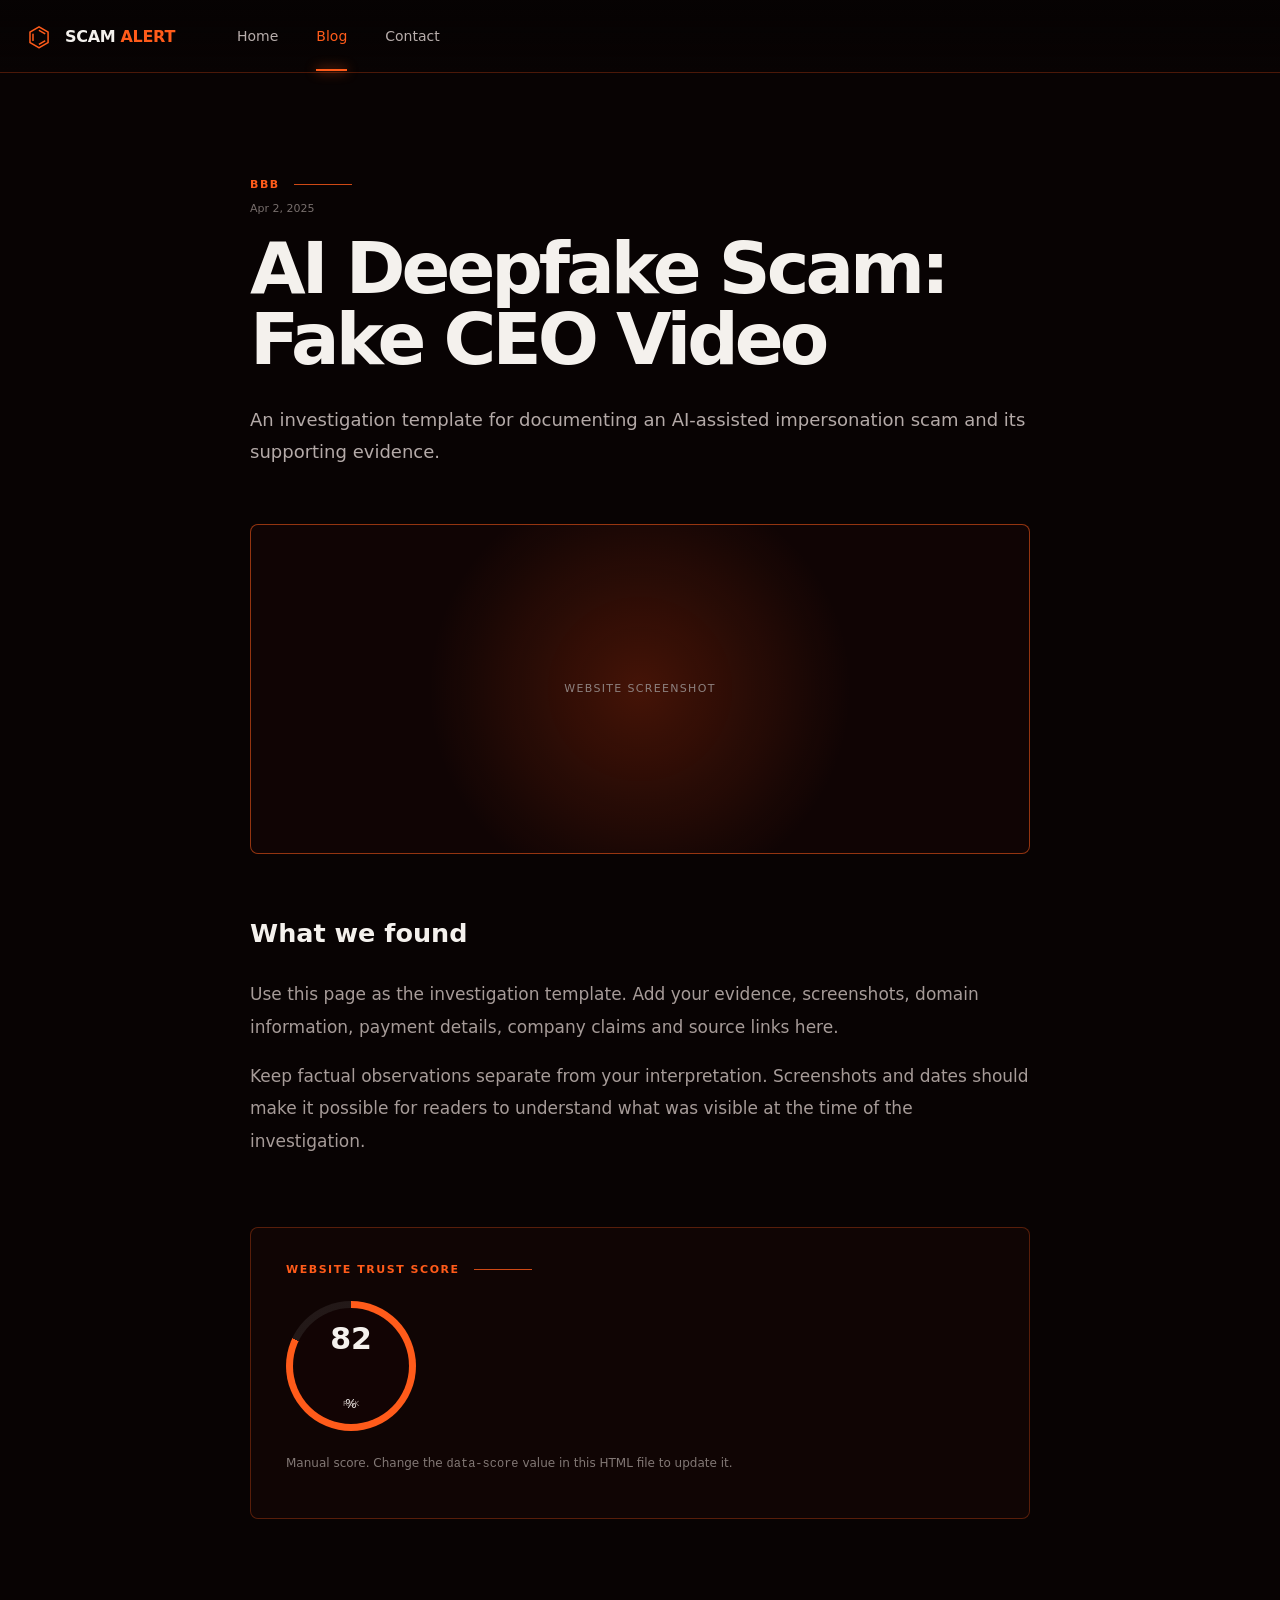
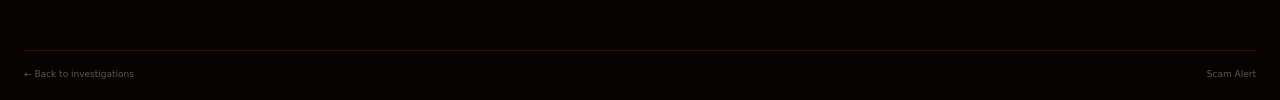
<file: blog/ddocumenting-process.html>
<!doctype html><html lang="en"><head><meta charset="utf-8"><meta name="viewport" content="width=device-width,initial-scale=1"><title>AI Deepfake Scam: Fake CEO Video | Scam Alert</title><meta name="description" content="An investigation template for documenting an AI-assisted impersonation scam and its supporting evidence."><meta name="robots" content="index,follow"><link rel="canonical" href="https://YOUR-USERNAME.github.io/YOUR-REPOSITORY/blog/documenting-process.html"><meta property="og:type" content="article"><meta property="og:title" content="AI Deepfake Scam: Fake CEO Video"><meta property="og:description" content="An investigation template for documenting an AI-assisted impersonation scam and its supporting evidence."><meta property="og:url" content="https://YOUR-USERNAME.github.io/YOUR-REPOSITORY/blog/documenting-process.html"><link rel="stylesheet" href="../style.css"></head><body><header class="site-header" style="position:relative"><div class="container nav-wrap"><a class="brand" href="../index.html"><span class="brand-shield">⌬</span><span>SCAM <em>ALERT</em></span></a><nav class="nav"><a href="../index.html">Home</a><a class="active" href="../blog.html">Blog</a><a href="../contact.html">Contact</a></nav></div></header><main><article class="reports" style="padding-top:105px"><div class="container" style="max-width:780px"><div class="eyebrow">BBB <i></i></div><p style="color:#776e6c;font-size:11px">Apr 2, 2025</p><h1 style="font-size:clamp(42px,6vw,72px);line-height:.98;letter-spacing:-.055em;margin:18px 0 30px">AI Deepfake Scam: Fake CEO Video</h1><p style="color:#b4aaa8;font-size:18px;line-height:1.8">An investigation template for documenting an AI-assisted impersonation scam and its supporting evidence.</p><div style="height:330px;margin:55px 0;border:1px solid rgba(255,91,26,.55);border-radius:8px;background:radial-gradient(circle at 50% 50%,rgba(255,75,17,.22),transparent 50%),#100404;display:grid;place-items:center;color:#8d817f;font-size:11px;letter-spacing:.12em">WEBSITE SCREENSHOT</div><div style="color:#a69b98;font-size:17px;line-height:1.9"><h2 style="color:#f4f1ed">What we found</h2><p>Use this page as the investigation template. Add your evidence, screenshots, domain information, payment details, company claims and source links here.</p><p>Keep factual observations separate from your interpretation. Screenshots and dates should make it possible for readers to understand what was visible at the time of the investigation.</p></div><section style="margin-top:70px;padding:35px;border:1px solid rgba(255,91,26,.3);border-radius:8px;background:#100504"><div class="eyebrow">WEBSITE TRUST SCORE <i></i></div><!-- EDIT THIS VALUE: data-score="82" --><div class="score-ring" data-score="82" style="margin:25px 0;width:130px;height:130px"><strong class="score-value" style="font-size:30px">82</strong><small>%</small><span>RISK</span></div><p style="color:#827875;font-size:12px">Manual score. Change the <code>data-score</code> value in this HTML file to update it.</p></section></div></article></main><footer class="site-footer"><div class="container footer-bottom"><a href="../blog.html">← Back to investigations</a><span>Scam Alert</span></div></footer><script src="../script.js"></script></body></html>
</file>
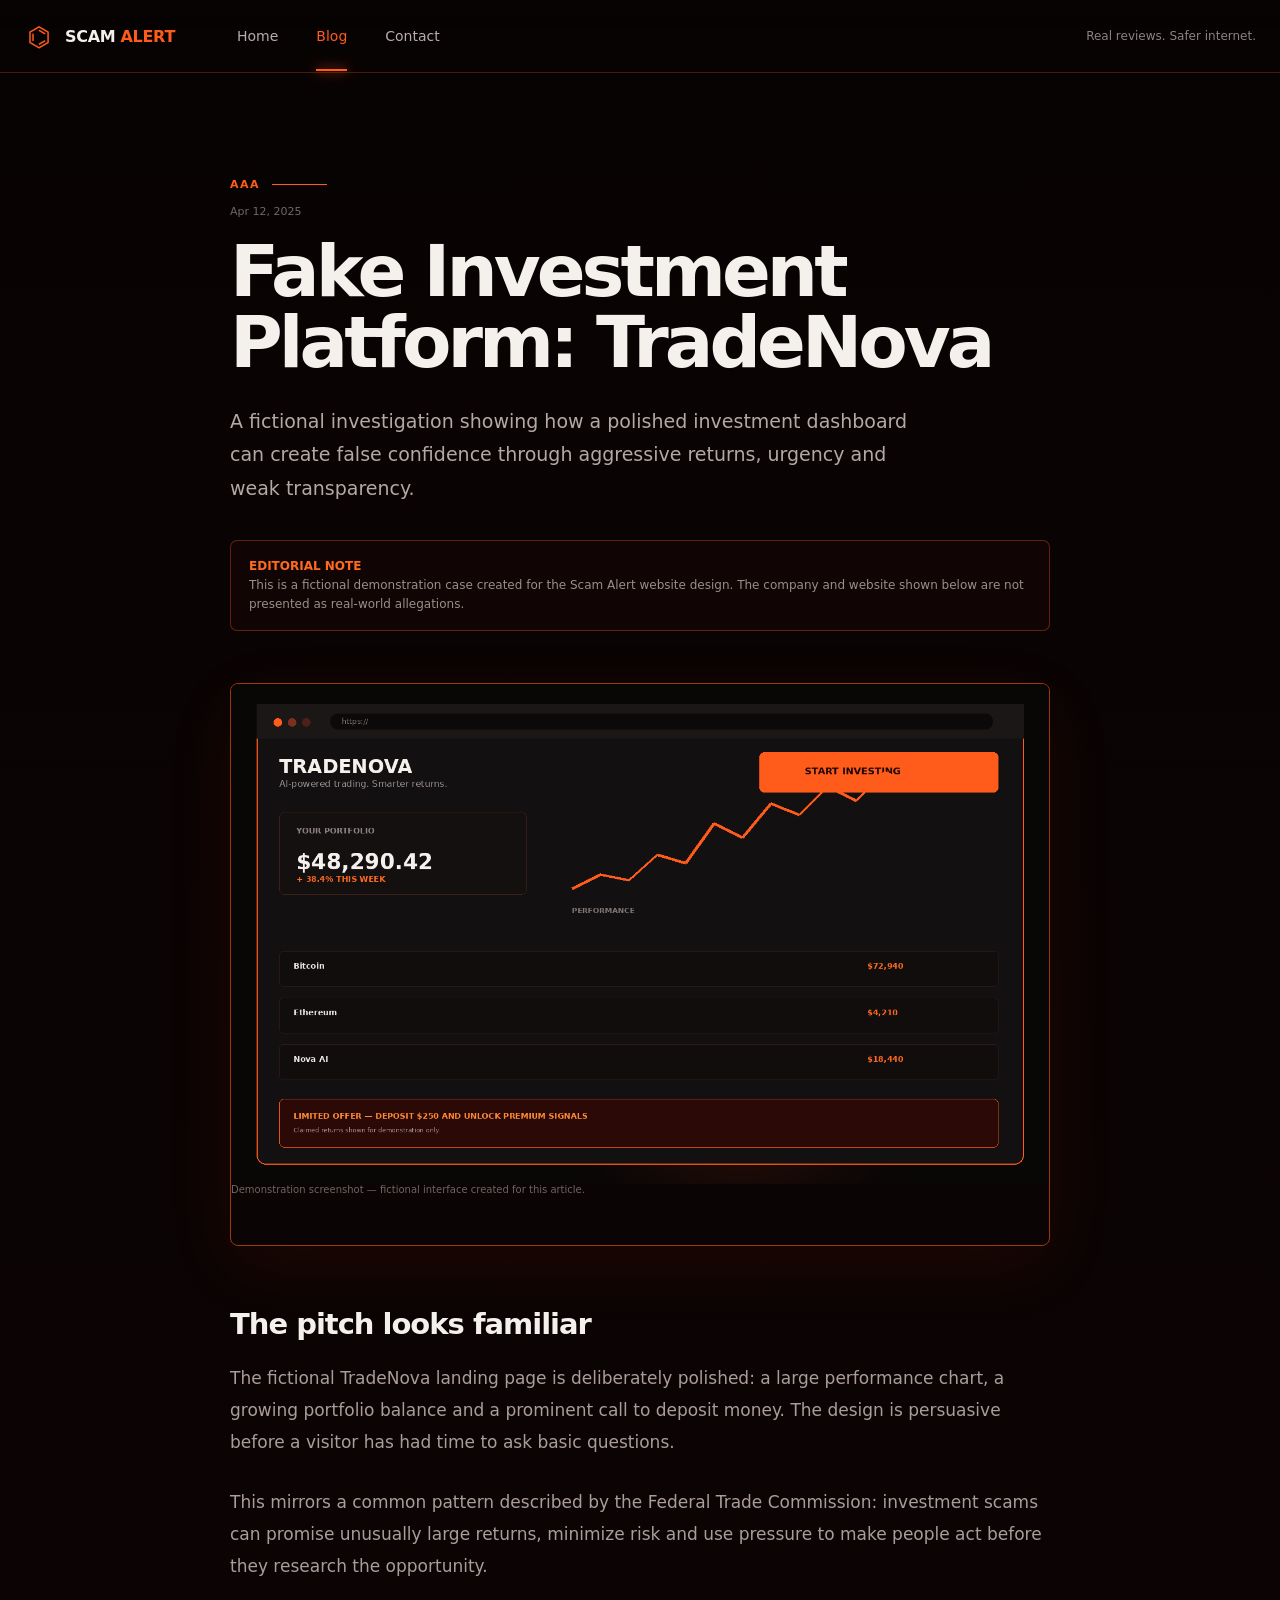
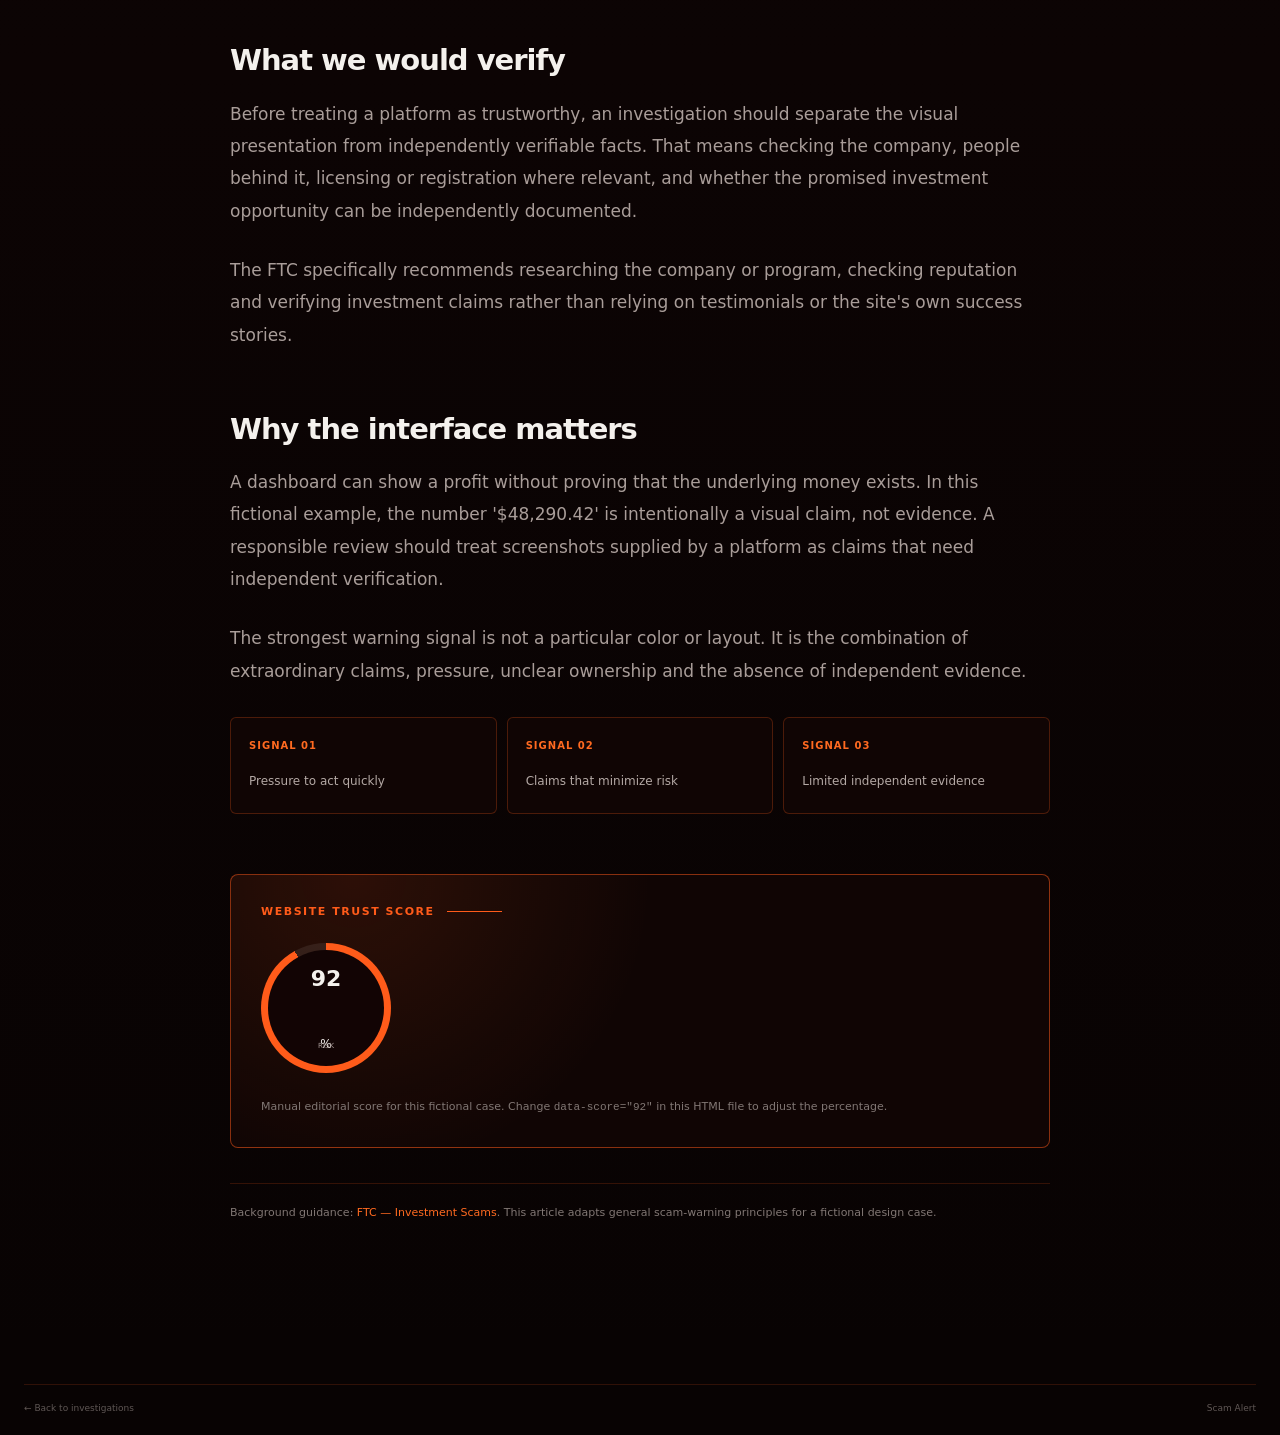
<file: blog/simple-ideas.html>
<!doctype html>
<html lang="en"><head>
<meta charset="utf-8"><meta name="viewport" content="width=device-width,initial-scale=1">
<title>Fake Investment Platform: TradeNova | Scam Alert</title>
<meta name="description" content="A fictional investigation showing how a polished investment dashboard can create false confidence through aggressive returns, urgency and weak transparency.">
<meta name="robots" content="index,follow">
<link rel="canonical" href="https://YOUR-USERNAME.github.io/YOUR-REPOSITORY/blog/simple-ideas.html">
<meta property="og:type" content="article"><meta property="og:title" content="Fake Investment Platform: TradeNova"><meta property="og:description" content="A fictional investigation showing how a polished investment dashboard can create false confidence through aggressive returns, urgency and weak transparency.">
<meta property="og:image" content="https://YOUR-USERNAME.github.io/YOUR-REPOSITORY/assets/tradenova-demo.png">
<link rel="stylesheet" href="../style.css"></head>
<body class="article-page">
<header class="site-header" style="position:relative"><div class="container nav-wrap">
<a class="brand" href="../index.html"><span class="brand-shield">⌬</span><span>SCAM <em>ALERT</em></span></a>
<nav class="nav"><a href="../index.html">Home</a><a class="active" href="../blog.html">Blog</a><a href="../contact.html">Contact</a></nav>
<p class="header-note">Real reviews. Safer internet.</p></div></header>
<main><article class="article-shell">
<div class="article-kicker">AAA <i></i></div><div class="article-date">Apr 12, 2025</div>
<h1>Fake Investment Platform: TradeNova</h1><p class="article-deck">A fictional investigation showing how a polished investment dashboard can create false confidence through aggressive returns, urgency and weak transparency.</p>
<div class="case-note"><strong style="color:#ff6a20">EDITORIAL NOTE</strong><br>This is a fictional demonstration case created for the Scam Alert website design. The company and website shown below are not presented as real-world allegations.</div>
<figure class="article-image"><img src="../assets/tradenova-demo.png" alt="Demonstration screenshot of the fictional website discussed in this article"><figcaption class="caption">Demonstration screenshot — fictional interface created for this article.</figcaption></figure>
<div class="article-body">
<h2>The pitch looks familiar</h2><p>The fictional TradeNova landing page is deliberately polished: a large performance chart, a growing portfolio balance and a prominent call to deposit money. The design is persuasive before a visitor has had time to ask basic questions.</p><p>This mirrors a common pattern described by the Federal Trade Commission: investment scams can promise unusually large returns, minimize risk and use pressure to make people act before they research the opportunity.</p><h2>What we would verify</h2><p>Before treating a platform as trustworthy, an investigation should separate the visual presentation from independently verifiable facts. That means checking the company, people behind it, licensing or registration where relevant, and whether the promised investment opportunity can be independently documented.</p><p>The FTC specifically recommends researching the company or program, checking reputation and verifying investment claims rather than relying on testimonials or the site's own success stories.</p><h2>Why the interface matters</h2><p>A dashboard can show a profit without proving that the underlying money exists. In this fictional example, the number '$48,290.42' is intentionally a visual claim, not evidence. A responsible review should treat screenshots supplied by a platform as claims that need independent verification.</p><p>The strongest warning signal is not a particular color or layout. It is the combination of extraordinary claims, pressure, unclear ownership and the absence of independent evidence.</p>
<div class="evidence-grid">
<div class="evidence"><strong>SIGNAL 01</strong><span>Pressure to act quickly</span></div>
<div class="evidence"><strong>SIGNAL 02</strong><span>Claims that minimize risk</span></div>
<div class="evidence"><strong>SIGNAL 03</strong><span>Limited independent evidence</span></div>
</div>
</div>
<section class="score-box">
<div class="article-kicker">WEBSITE TRUST SCORE <i></i></div>
<!-- EDIT THIS VALUE MANUALLY: data-score="82" -->
<div class="score-ring" data-score="92"><strong class="score-value">92</strong><small>%</small><span>RISK</span></div>
<p style="font-size:11px;color:#817774;line-height:1.7;margin:0">Manual editorial score for this fictional case. Change <code>data-score="92"</code> in this HTML file to adjust the percentage.</p>
</section>
<div class="source-box">Background guidance: <a href="https://consumer.ftc.gov/articles/investment-scams" target="_blank" rel="noopener">FTC — Investment Scams</a>. This article adapts general scam-warning principles for a fictional design case.</div>
</article></main>
<footer class="site-footer"><div class="container footer-bottom"><a href="../blog.html">← Back to investigations</a><span>Scam Alert</span></div></footer>
<script src="../script.js"></script></body></html>
</file>
<file: style.css>
:root{
  --bg:#080303;--panel:#100504;--panel-2:#160706;--text:#f4f1ed;--muted:#9d9290;
  --line:rgba(255,82,20,.25);--orange:#ff5b1a;--orange-2:#ff8a2a;--red:#7b1712;
  --max:1240px;--ease:cubic-bezier(.22,1,.36,1)
}
*{box-sizing:border-box}
html{scroll-behavior:smooth}
body{margin:0;background:var(--bg);color:var(--text);font-family:Inter,ui-sans-serif,system-ui,-apple-system,BlinkMacSystemFont,"Segoe UI",sans-serif;overflow-x:hidden}
body:before{content:"";position:fixed;inset:0;pointer-events:none;z-index:20;opacity:.055;background-image:radial-gradient(rgba(255,255,255,.7) .5px,transparent .5px);background-size:4px 4px}
a{color:inherit;text-decoration:none}.container{width:min(calc(100% - 48px),var(--max));margin:auto}
.site-header{position:absolute;z-index:10;top:0;left:0;width:100%;border-bottom:1px solid rgba(255,85,25,.28);background:linear-gradient(180deg,rgba(5,2,2,.8),transparent)}
.nav-wrap{height:72px;display:flex;align-items:center;gap:62px}.brand{display:flex;align-items:center;gap:11px;font-weight:800;letter-spacing:-.02em}.brand em{font-style:normal;color:var(--orange)}.brand-shield{display:grid;place-items:center;width:30px;height:34px;color:var(--orange);font-size:27px}.nav{display:flex;gap:38px;height:100%;align-items:center}.nav a{position:relative;color:#b7adab;font-size:14px}.nav a:hover,.nav a.active{color:var(--orange)}.nav a.active:after{content:"";position:absolute;left:0;right:0;bottom:-27px;height:2px;background:var(--orange);box-shadow:0 0 12px var(--orange)}.header-note{margin-left:auto;color:#8c8381;font-size:12px}
.hero{min-height:620px;position:relative;overflow:hidden;background:radial-gradient(circle at 70% 40%,rgba(255,69,10,.18),transparent 27%),radial-gradient(circle at 15% 55%,rgba(117,13,8,.22),transparent 35%),linear-gradient(100deg,#0b0303 0%,#180605 55%,#080303 100%)}.hero:after{content:"";position:absolute;inset:auto 0 0;height:1px;background:var(--orange);box-shadow:0 0 22px rgba(255,91,26,.8)}.hero-grid{min-height:620px;display:grid;grid-template-columns:46% 54%;align-items:center}.hero-copy{padding-top:62px;position:relative;z-index:3}.eyebrow{display:flex;align-items:center;gap:14px;color:var(--orange);font-size:11px;font-weight:800;letter-spacing:.14em}.eyebrow i{display:block;width:58px;height:1px;background:var(--orange);opacity:.8}.hero h1{margin:19px 0 20px;font-size:clamp(48px,5.3vw,78px);line-height:.96;letter-spacing:-.055em}.hero h1 span,h2 span{color:var(--orange)}.hero-lead{max-width:420px;color:#b4aaa8;line-height:1.65;font-size:15px}.button{display:inline-flex;align-items:center;justify-content:space-between;gap:30px;border-radius:6px;padding:16px 22px;font-weight:750;font-size:13px;transition:transform .3s var(--ease),box-shadow .3s ease}.button-primary{color:#180603;background:linear-gradient(100deg,#ff8b26,#ff4d19);box-shadow:0 0 28px rgba(255,82,20,.18)}.button:hover{transform:translateY(-3px);box-shadow:0 10px 35px rgba(255,82,20,.25)}
.hero-visual{position:relative;height:100%;min-height:620px}.hero-glow{position:absolute;width:560px;height:560px;right:70px;top:60px;border-radius:50%;background:radial-gradient(circle,rgba(255,74,17,.28),transparent 65%);filter:blur(30px)}.hero-character{position:absolute;width:470px;max-width:none;height:610px;object-fit:cover;object-position:center top;right:20px;bottom:0;mix-blend-mode:screen;filter:saturate(1.08) contrast(1.06);mask-image:linear-gradient(to right,transparent 0%,black 8%,black 92%,transparent 100%);-webkit-mask-image:linear-gradient(to right,transparent 0%,black 8%,black 92%,transparent 100%)}.hud-card{position:absolute;z-index:4;border:1px solid rgba(255,91,26,.65);background:rgba(12,3,3,.72);backdrop-filter:blur(10px);box-shadow:0 0 30px rgba(255,69,10,.08),inset 0 0 30px rgba(255,69,10,.025);border-radius:7px}.detected{left:8px;top:225px;width:185px;padding:17px}.hud-title,.analysis-title{font-size:11px;font-weight:800;color:#eee;letter-spacing:.03em}.warning{display:inline-grid;place-items:center;width:20px;height:20px;border-radius:50%;background:var(--orange);color:#180603;margin-right:8px}.detected ul{list-style:none;padding:9px 0 0;margin:0;color:#aaa;font-size:10px;line-height:2.1}.detected li:before{content:"+";display:inline-grid;place-items:center;width:13px;height:13px;margin-right:8px;border-radius:50%;background:var(--orange);color:#140302;font-weight:900}.analysis{right:0;top:140px;width:195px;padding:16px}.score-ring{width:92px;height:92px;margin:10px auto 14px;border-radius:50%;display:grid;place-items:center;position:relative;background:conic-gradient(var(--orange) 0 82%,rgba(255,255,255,.08) 82% 100%)}.score-ring:before{content:"";position:absolute;inset:7px;background:#120404;border-radius:50%}.score-ring strong,.score-ring small,.score-ring span{position:relative;z-index:1}.score-ring strong{font-size:22px}.score-ring small{font-size:12px}.score-ring span{position:absolute;bottom:23px;font-size:7px;color:#a89b98}.mini-bars{display:grid;gap:7px}.mini-bars div{display:grid;grid-template-columns:55px 1fr 29px;gap:6px;align-items:center;font-size:8px;color:#9d9391}.mini-bars i{height:2px;background:linear-gradient(90deg,var(--orange) var(--value),#40201a var(--value));display:block}.mini-bars b{font-size:8px;text-align:right;color:#d4cecb}
.section-line{border-top:1px solid rgba(255,84,20,.22)}.investigate,.reports,.process{padding:76px 0;background:linear-gradient(180deg,#090303,#0d0404)}.investigate-grid,.process-grid{display:grid;grid-template-columns:31% 69%;gap:40px}.section-intro h2,.section-heading h2{font-size:31px;line-height:1.08;letter-spacing:-.04em;margin:15px 0}.section-intro p{max-width:330px;color:#958a88;line-height:1.65;font-size:13px}.scam-types{display:grid;grid-template-columns:repeat(3,1fr);border-left:1px solid rgba(255,91,26,.18)}.type-card{min-height:140px;padding:4px 22px 18px;border-right:1px solid rgba(255,91,26,.18);transition:background .3s ease}.type-card:hover{background:rgba(255,74,17,.045)}.type-icon{color:var(--orange);font-size:26px;margin-bottom:17px}.type-card h3{font-size:13px;margin:0 0 7px}.type-card p{font-size:10px;color:#817875;line-height:1.5;margin:0}
.reports{background:#080303}.section-heading{display:flex;align-items:end;justify-content:space-between;margin-bottom:25px}.section-heading h2{margin-bottom:0}.text-link{font-size:11px;color:var(--orange)}.report-grid{display:grid;grid-template-columns:repeat(4,1fr);gap:18px}.report-card{border:1px solid rgba(255,91,26,.72);border-radius:7px;overflow:hidden;background:#0e0505;transition:transform .35s var(--ease),box-shadow .35s ease}.report-card:hover{transform:translateY(-6px);box-shadow:0 14px 50px rgba(255,74,17,.12)}.report-image{height:125px;position:relative;background-size:cover;background-position:center}.report-image:after{content:"";position:absolute;inset:0;background:linear-gradient(180deg,transparent 35%,rgba(10,2,2,.55))}.report-image span{position:absolute;z-index:2;top:11px;left:12px;padding:5px 11px;border-radius:20px;background:var(--orange);color:#170302;font-size:9px;font-weight:900}.report-image-1{background:radial-gradient(circle at 65% 70%,#9a2b11,#24100b 45%,#080303)}.report-image-2{background:radial-gradient(circle at 50% 70%,#c55318,#32110a 38%,#080303)}.report-image-3{background:linear-gradient(135deg,#5b1d12,#bd4c16 45%,#0b0303)}.report-image-4{background:radial-gradient(circle at 60% 50%,#4a1911,#0c0303 62%)}.report-body{padding:13px 14px 15px}.report-body h3{font-size:13px;line-height:1.25;margin:0 0 8px}.report-body time{font-size:9px;color:#746c69}.risk-line{margin-top:15px;color:#9a8d8a;font-size:10px;display:flex;align-items:center;gap:7px}.risk-line i{width:13px;height:13px;border:3px solid var(--orange);border-radius:50%}.risk-line b{margin-left:auto;color:var(--orange);font-size:16px;font-weight:400}
.process{background:radial-gradient(circle at 70% 50%,rgba(255,76,20,.07),transparent 35%),#090303}.steps{display:grid;grid-template-columns:repeat(5,1fr);gap:10px;align-items:start}.step{position:relative;padding:10px 12px 0;border-left:1px solid rgba(255,91,26,.18)}.step:before{content:"";position:absolute;top:0;left:-1px;width:34px;height:1px;background:var(--orange)}.step span{display:block;color:var(--orange);font-size:10px;margin-bottom:34px}.step strong{display:block;font-size:11px}.step p{font-size:9px;color:#807572;line-height:1.5;margin:7px 0}
.report-cta{border-top:1px solid rgba(255,91,26,.35);border-bottom:1px solid rgba(255,91,26,.35);background:radial-gradient(circle at 50% 130%,rgba(255,85,15,.35),transparent 48%),linear-gradient(90deg,#110403,#321007 55%,#0b0303);position:relative;overflow:hidden}.report-cta:before{content:"";position:absolute;inset:0;background:linear-gradient(105deg,transparent 45%,rgba(255,91,26,.08),transparent 58%)}.cta-inner{min-height:150px;display:grid;grid-template-columns:55px 1fr auto 190px;align-items:center;gap:20px;position:relative}.cta-symbol{width:45px;height:45px;border:3px solid var(--orange);border-radius:10px 10px 3px 3px;display:grid;place-items:center;color:var(--orange);font-size:24px}.cta-inner h2{font-size:22px;margin:5px 0}.cta-inner p{margin:0;color:#9e918e;font-size:11px}.cta-proof{border:1px solid rgba(255,91,26,.6);border-radius:7px;padding:14px;color:var(--orange);font-size:24px;display:flex;gap:10px;align-items:center}.cta-proof span{color:#8d817f;font-size:9px;line-height:1.5}
.site-footer{padding:55px 0 22px;background:#080303}.footer-grid{display:grid;grid-template-columns:2fr 1fr 1fr 2fr;gap:45px;padding-bottom:45px}.footer-grid>div{display:flex;flex-direction:column;align-items:flex-start;gap:9px}.footer-grid strong{font-size:11px;color:var(--orange);margin-bottom:4px}.footer-grid a,.footer-grid p{font-size:10px;color:#817775;margin:0}.footer-grid .brand{font-size:14px;color:#eee}.subscribe{width:100%;display:flex;border:1px solid rgba(255,91,26,.3);border-radius:5px;overflow:hidden}.subscribe input{min-width:0;flex:1;border:0;outline:0;background:transparent;color:#eee;padding:12px;font-size:10px}.subscribe button{width:42px;border:0;background:var(--orange);color:#180302;font-size:18px}.footer-bottom{border-top:1px solid rgba(255,91,26,.16);padding-top:18px;display:flex;justify-content:space-between;color:#5f5755;font-size:9px}
.page-loader{position:fixed;z-index:100;inset:0;background:#080303;display:grid;place-items:center;transition:opacity .7s var(--ease),visibility .7s}.page-loader.done{opacity:0;visibility:hidden}.loader-label{position:absolute;bottom:20%;font-size:11px;letter-spacing:.2em;color:#aaa}.loader-label b{color:var(--orange)}.loader-mark{width:46px;height:46px;border:1px solid var(--orange);border-radius:50%;position:relative;box-shadow:0 0 35px rgba(255,91,26,.2)}.loader-mark span{position:absolute;inset:8px;border:2px solid var(--orange);border-right-color:transparent;border-radius:50%;animation:spin 1s linear infinite}@keyframes spin{to{transform:rotate(360deg)}}
.reveal{opacity:0;transform:translateY(22px);transition:opacity .8s var(--ease),transform .8s var(--ease)}.reveal.is-visible{opacity:1;transform:none}.reveal-delay-2{transition-delay:.2s}.reveal-delay-3{transition-delay:.35s}
@media(max-width:1000px){.hero-grid{grid-template-columns:1fr}.hero-copy{padding:140px 0 50px}.hero-visual{position:absolute;inset:0;opacity:.72}.hero-copy{z-index:3}.detected{left:48%;top:340px}.analysis{right:5%;top:210px}.hero-character{right:-110px}.investigate-grid,.process-grid{grid-template-columns:1fr}.section-intro p{max-width:560px}.report-grid{grid-template-columns:repeat(2,1fr)}.cta-inner{grid-template-columns:50px 1fr auto}.cta-proof{display:none}}
@media(max-width:680px){.container{width:min(calc(100% - 28px),var(--max))}.nav-wrap{height:62px;gap:18px}.nav{gap:16px}.header-note{display:none}.brand{font-size:12px}.nav a{font-size:11px}.hero,.hero-grid{min-height:680px}.hero-copy{padding-top:125px}.hero h1{font-size:48px}.hero-lead{font-size:13px}.hero-visual{opacity:.5}.hero-character{width:470px;height:540px;right:-190px;bottom:20px}.detected{left:auto;right:130px;top:425px;transform:scale(.82)}.analysis{right:0;top:165px;transform:scale(.82)}.scam-types{grid-template-columns:repeat(2,1fr);border-left:0}.type-card{border-bottom:1px solid rgba(255,91,26,.18)}.report-grid{grid-template-columns:1fr}.section-heading{align-items:start;gap:20px;flex-direction:column}.steps{grid-template-columns:1fr 1fr}.cta-inner{grid-template-columns:1fr;padding:35px 0}.cta-symbol{display:none}.cta-inner .button{justify-self:start}.footer-grid{grid-template-columns:1fr 1fr;gap:30px}.footer-grid>div:last-child{grid-column:1/-1}.footer-bottom{gap:10px;flex-direction:column}}
@media(prefers-reduced-motion:reduce){html{scroll-behavior:auto}.reveal{opacity:1;transform:none;transition:none}.loader-mark span{animation:none}}

.article-page{background:linear-gradient(180deg,#080303,#0c0404 55%,#080303)}
.article-shell{max-width:820px;margin:0 auto;padding:105px 0 110px}
.article-kicker{display:flex;align-items:center;gap:12px;color:#ff5b1a;font-size:11px;font-weight:800;letter-spacing:.14em}
.article-kicker i{width:55px;height:1px;background:#ff5b1a}
.article-date{font-size:11px;color:#716865;margin-top:14px}
.article-page h1{font-size:clamp(42px,6vw,72px);line-height:.98;letter-spacing:-.055em;margin:18px 0 28px}
.article-deck{font-size:19px;line-height:1.75;color:#b3a8a5;max-width:700px}
.case-note{margin:35px 0;padding:16px 18px;border:1px solid rgba(255,91,26,.35);background:#100504;border-radius:7px;color:#9b8d89;font-size:12px;line-height:1.6}
.article-image{margin:52px 0 18px;border:1px solid rgba(255,91,26,.6);border-radius:8px;overflow:hidden;box-shadow:0 20px 70px rgba(255,62,10,.08)}
.article-image img{display:block;width:100%;height:auto}
.caption{font-size:10px;color:#6f6663;margin-bottom:50px}
.article-body{font-size:17px;line-height:1.9;color:#a99d99}
.article-body h2{font-size:29px;line-height:1.15;color:#f4f1ed;letter-spacing:-.035em;margin:62px 0 20px}
.article-body p{margin:0 0 27px}
.article-body ul{padding-left:22px}
.article-body li{margin:9px 0}
.evidence-grid{display:grid;grid-template-columns:repeat(3,1fr);gap:10px;margin:30px 0 55px}
.evidence{border:1px solid rgba(255,91,26,.25);background:#100504;padding:18px;border-radius:6px}
.evidence strong{display:block;color:#ff6a20;font-size:10px;letter-spacing:.1em;margin-bottom:8px}
.evidence span{font-size:12px;color:#b4a9a5}
.score-box{margin-top:60px;padding:30px;border:1px solid rgba(255,91,26,.5);border-radius:8px;background:radial-gradient(circle at 15% 0,rgba(255,91,26,.12),transparent 40%),#100504}
.score-box .score-ring{margin:25px 0;width:130px;height:130px}
.source-box{margin-top:35px;padding-top:22px;border-top:1px solid rgba(255,91,26,.18);font-size:11px;color:#817774}
.source-box a{color:#ff6a20}
@media(max-width:700px){.article-shell{padding:80px 14px}.article-page h1{font-size:43px}.article-deck{font-size:17px}.article-body{font-size:16px}.evidence-grid{grid-template-columns:1fr}}
</file>
